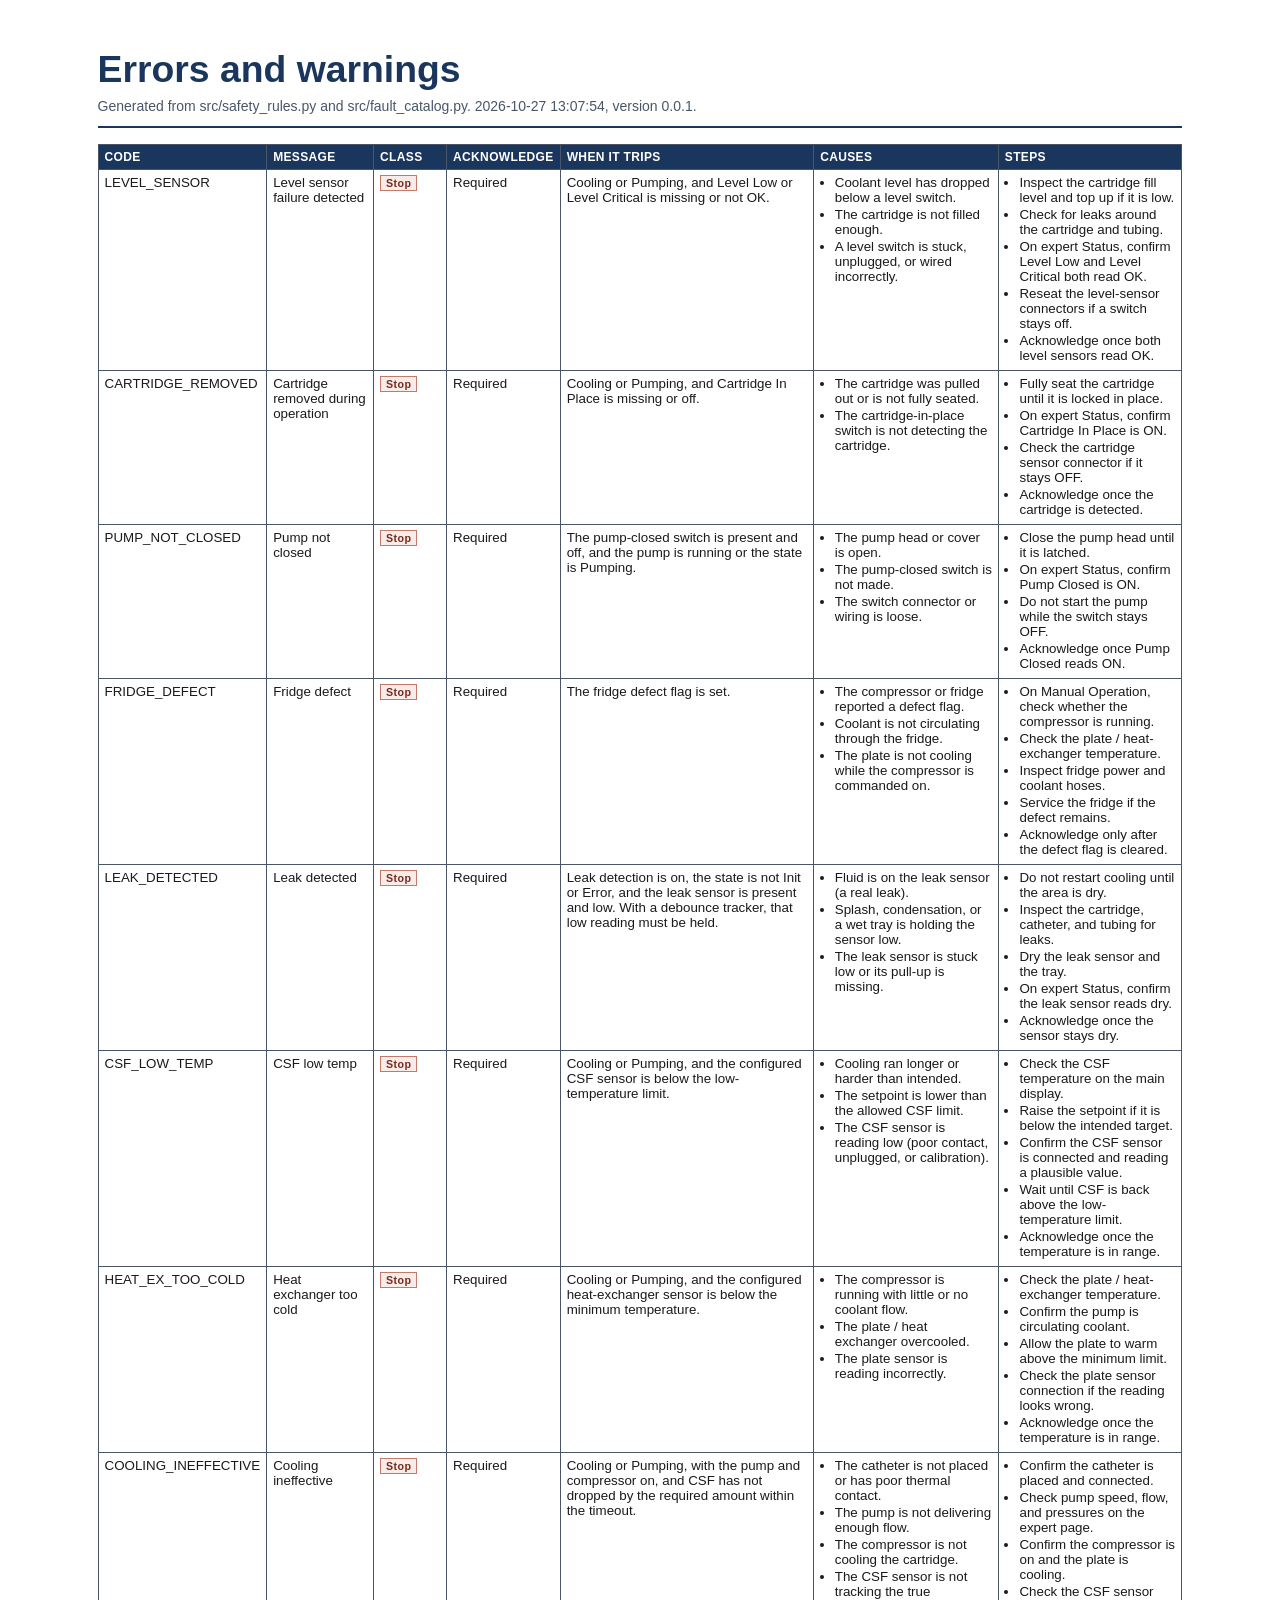
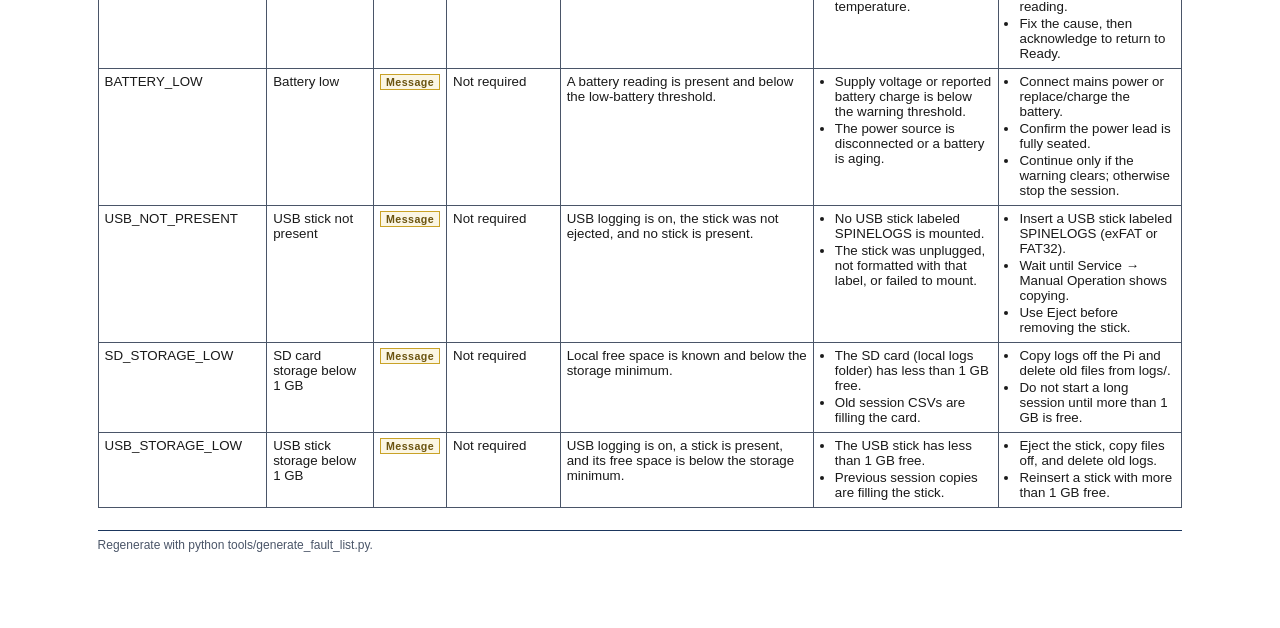
<file: docs/fault-list.html>
<html lang="en">
<head>
<meta charset="utf-8"/>
<title>Errors and warnings</title>
<link rel="stylesheet" href="docs.css"/>
<style>
.sheet { max-width: 12.5in; }
td ul { margin: 0; padding-left: 1.1em; }
td li { margin: 0 0 2px; }
</style>
</head>
<body>
<div class="sheet">
<header>
<h1>Errors and warnings</h1>
<p>Generated from src/safety_rules.py and src/fault_catalog.py. 2026-10-27 13:07:54, version 0.0.1.</p>
</header>
<table>
<thead>
<tr>
<th>Code</th>
<th>Message</th>
<th>Class</th>
<th>Acknowledge</th>
<th>When it trips</th>
<th>Causes</th>
<th>Steps</th>
</tr>
</thead>
<tbody>
<tr data-code="LEVEL_SENSOR" data-severity="stop" data-ack="true">
<td data-field="code">LEVEL_SENSOR</td>
<td data-field="message">Level sensor failure detected</td>
<td data-field="class"><span class="badge stop">Stop</span></td>
<td data-field="acknowledge">Required</td>
<td data-field="when">Cooling or Pumping, and Level Low or Level Critical is missing or not OK.</td>
<td><ul data-field="causes"><li>Coolant level has dropped below a level switch.</li><li>The cartridge is not filled enough.</li><li>A level switch is stuck, unplugged, or wired incorrectly.</li></ul></td>
<td><ul data-field="steps"><li>Inspect the cartridge fill level and top up if it is low.</li><li>Check for leaks around the cartridge and tubing.</li><li>On expert Status, confirm Level Low and Level Critical both read OK.</li><li>Reseat the level-sensor connectors if a switch stays off.</li><li>Acknowledge once both level sensors read OK.</li></ul></td>
</tr>
<tr data-code="CARTRIDGE_REMOVED" data-severity="stop" data-ack="true">
<td data-field="code">CARTRIDGE_REMOVED</td>
<td data-field="message">Cartridge removed during operation</td>
<td data-field="class"><span class="badge stop">Stop</span></td>
<td data-field="acknowledge">Required</td>
<td data-field="when">Cooling or Pumping, and Cartridge In Place is missing or off.</td>
<td><ul data-field="causes"><li>The cartridge was pulled out or is not fully seated.</li><li>The cartridge-in-place switch is not detecting the cartridge.</li></ul></td>
<td><ul data-field="steps"><li>Fully seat the cartridge until it is locked in place.</li><li>On expert Status, confirm Cartridge In Place is ON.</li><li>Check the cartridge sensor connector if it stays OFF.</li><li>Acknowledge once the cartridge is detected.</li></ul></td>
</tr>
<tr data-code="PUMP_NOT_CLOSED" data-severity="stop" data-ack="true">
<td data-field="code">PUMP_NOT_CLOSED</td>
<td data-field="message">Pump not closed</td>
<td data-field="class"><span class="badge stop">Stop</span></td>
<td data-field="acknowledge">Required</td>
<td data-field="when">The pump-closed switch is present and off, and the pump is running or the state is Pumping.</td>
<td><ul data-field="causes"><li>The pump head or cover is open.</li><li>The pump-closed switch is not made.</li><li>The switch connector or wiring is loose.</li></ul></td>
<td><ul data-field="steps"><li>Close the pump head until it is latched.</li><li>On expert Status, confirm Pump Closed is ON.</li><li>Do not start the pump while the switch stays OFF.</li><li>Acknowledge once Pump Closed reads ON.</li></ul></td>
</tr>
<tr data-code="FRIDGE_DEFECT" data-severity="stop" data-ack="true">
<td data-field="code">FRIDGE_DEFECT</td>
<td data-field="message">Fridge defect</td>
<td data-field="class"><span class="badge stop">Stop</span></td>
<td data-field="acknowledge">Required</td>
<td data-field="when">The fridge defect flag is set.</td>
<td><ul data-field="causes"><li>The compressor or fridge reported a defect flag.</li><li>Coolant is not circulating through the fridge.</li><li>The plate is not cooling while the compressor is commanded on.</li></ul></td>
<td><ul data-field="steps"><li>On Manual Operation, check whether the compressor is running.</li><li>Check the plate / heat-exchanger temperature.</li><li>Inspect fridge power and coolant hoses.</li><li>Service the fridge if the defect remains.</li><li>Acknowledge only after the defect flag is cleared.</li></ul></td>
</tr>
<tr data-code="LEAK_DETECTED" data-severity="stop" data-ack="true">
<td data-field="code">LEAK_DETECTED</td>
<td data-field="message">Leak detected</td>
<td data-field="class"><span class="badge stop">Stop</span></td>
<td data-field="acknowledge">Required</td>
<td data-field="when">Leak detection is on, the state is not Init or Error, and the leak sensor is present and low. With a debounce tracker, that low reading must be held.</td>
<td><ul data-field="causes"><li>Fluid is on the leak sensor (a real leak).</li><li>Splash, condensation, or a wet tray is holding the sensor low.</li><li>The leak sensor is stuck low or its pull-up is missing.</li></ul></td>
<td><ul data-field="steps"><li>Do not restart cooling until the area is dry.</li><li>Inspect the cartridge, catheter, and tubing for leaks.</li><li>Dry the leak sensor and the tray.</li><li>On expert Status, confirm the leak sensor reads dry.</li><li>Acknowledge once the sensor stays dry.</li></ul></td>
</tr>
<tr data-code="CSF_LOW_TEMP" data-severity="stop" data-ack="true">
<td data-field="code">CSF_LOW_TEMP</td>
<td data-field="message">CSF low temp</td>
<td data-field="class"><span class="badge stop">Stop</span></td>
<td data-field="acknowledge">Required</td>
<td data-field="when">Cooling or Pumping, and the configured CSF sensor is below the low-temperature limit.</td>
<td><ul data-field="causes"><li>Cooling ran longer or harder than intended.</li><li>The setpoint is lower than the allowed CSF limit.</li><li>The CSF sensor is reading low (poor contact, unplugged, or calibration).</li></ul></td>
<td><ul data-field="steps"><li>Check the CSF temperature on the main display.</li><li>Raise the setpoint if it is below the intended target.</li><li>Confirm the CSF sensor is connected and reading a plausible value.</li><li>Wait until CSF is back above the low-temperature limit.</li><li>Acknowledge once the temperature is in range.</li></ul></td>
</tr>
<tr data-code="HEAT_EX_TOO_COLD" data-severity="stop" data-ack="true">
<td data-field="code">HEAT_EX_TOO_COLD</td>
<td data-field="message">Heat exchanger too cold</td>
<td data-field="class"><span class="badge stop">Stop</span></td>
<td data-field="acknowledge">Required</td>
<td data-field="when">Cooling or Pumping, and the configured heat-exchanger sensor is below the minimum temperature.</td>
<td><ul data-field="causes"><li>The compressor is running with little or no coolant flow.</li><li>The plate / heat exchanger overcooled.</li><li>The plate sensor is reading incorrectly.</li></ul></td>
<td><ul data-field="steps"><li>Check the plate / heat-exchanger temperature.</li><li>Confirm the pump is circulating coolant.</li><li>Allow the plate to warm above the minimum limit.</li><li>Check the plate sensor connection if the reading looks wrong.</li><li>Acknowledge once the temperature is in range.</li></ul></td>
</tr>
<tr data-code="COOLING_INEFFECTIVE" data-severity="stop" data-ack="true">
<td data-field="code">COOLING_INEFFECTIVE</td>
<td data-field="message">Cooling ineffective</td>
<td data-field="class"><span class="badge stop">Stop</span></td>
<td data-field="acknowledge">Required</td>
<td data-field="when">Cooling or Pumping, with the pump and compressor on, and CSF has not dropped by the required amount within the timeout.</td>
<td><ul data-field="causes"><li>The catheter is not placed or has poor thermal contact.</li><li>The pump is not delivering enough flow.</li><li>The compressor is not cooling the cartridge.</li><li>The CSF sensor is not tracking the true temperature.</li></ul></td>
<td><ul data-field="steps"><li>Confirm the catheter is placed and connected.</li><li>Check pump speed, flow, and pressures on the expert page.</li><li>Confirm the compressor is on and the plate is cooling.</li><li>Check the CSF sensor reading.</li><li>Fix the cause, then acknowledge to return to Ready.</li></ul></td>
</tr>
<tr data-code="BATTERY_LOW" data-severity="message" data-ack="false">
<td data-field="code">BATTERY_LOW</td>
<td data-field="message">Battery low</td>
<td data-field="class"><span class="badge warn">Message</span></td>
<td data-field="acknowledge">Not required</td>
<td data-field="when">A battery reading is present and below the low-battery threshold.</td>
<td><ul data-field="causes"><li>Supply voltage or reported battery charge is below the warning threshold.</li><li>The power source is disconnected or a battery is aging.</li></ul></td>
<td><ul data-field="steps"><li>Connect mains power or replace/charge the battery.</li><li>Confirm the power lead is fully seated.</li><li>Continue only if the warning clears; otherwise stop the session.</li></ul></td>
</tr>
<tr data-code="USB_NOT_PRESENT" data-severity="message" data-ack="false">
<td data-field="code">USB_NOT_PRESENT</td>
<td data-field="message">USB stick not present</td>
<td data-field="class"><span class="badge warn">Message</span></td>
<td data-field="acknowledge">Not required</td>
<td data-field="when">USB logging is on, the stick was not ejected, and no stick is present.</td>
<td><ul data-field="causes"><li>No USB stick labeled SPINELOGS is mounted.</li><li>The stick was unplugged, not formatted with that label, or failed to mount.</li></ul></td>
<td><ul data-field="steps"><li>Insert a USB stick labeled SPINELOGS (exFAT or FAT32).</li><li>Wait until Service → Manual Operation shows copying.</li><li>Use Eject before removing the stick.</li></ul></td>
</tr>
<tr data-code="SD_STORAGE_LOW" data-severity="message" data-ack="false">
<td data-field="code">SD_STORAGE_LOW</td>
<td data-field="message">SD card storage below 1 GB</td>
<td data-field="class"><span class="badge warn">Message</span></td>
<td data-field="acknowledge">Not required</td>
<td data-field="when">Local free space is known and below the storage minimum.</td>
<td><ul data-field="causes"><li>The SD card (local logs folder) has less than 1 GB free.</li><li>Old session CSVs are filling the card.</li></ul></td>
<td><ul data-field="steps"><li>Copy logs off the Pi and delete old files from logs/.</li><li>Do not start a long session until more than 1 GB is free.</li></ul></td>
</tr>
<tr data-code="USB_STORAGE_LOW" data-severity="message" data-ack="false">
<td data-field="code">USB_STORAGE_LOW</td>
<td data-field="message">USB stick storage below 1 GB</td>
<td data-field="class"><span class="badge warn">Message</span></td>
<td data-field="acknowledge">Not required</td>
<td data-field="when">USB logging is on, a stick is present, and its free space is below the storage minimum.</td>
<td><ul data-field="causes"><li>The USB stick has less than 1 GB free.</li><li>Previous session copies are filling the stick.</li></ul></td>
<td><ul data-field="steps"><li>Eject the stick, copy files off, and delete old logs.</li><li>Reinsert a stick with more than 1 GB free.</li></ul></td>
</tr>
</tbody>
</table>
<p class="foot">Regenerate with python tools/generate_fault_list.py.</p>
</div>
</body>
</html>
</file>
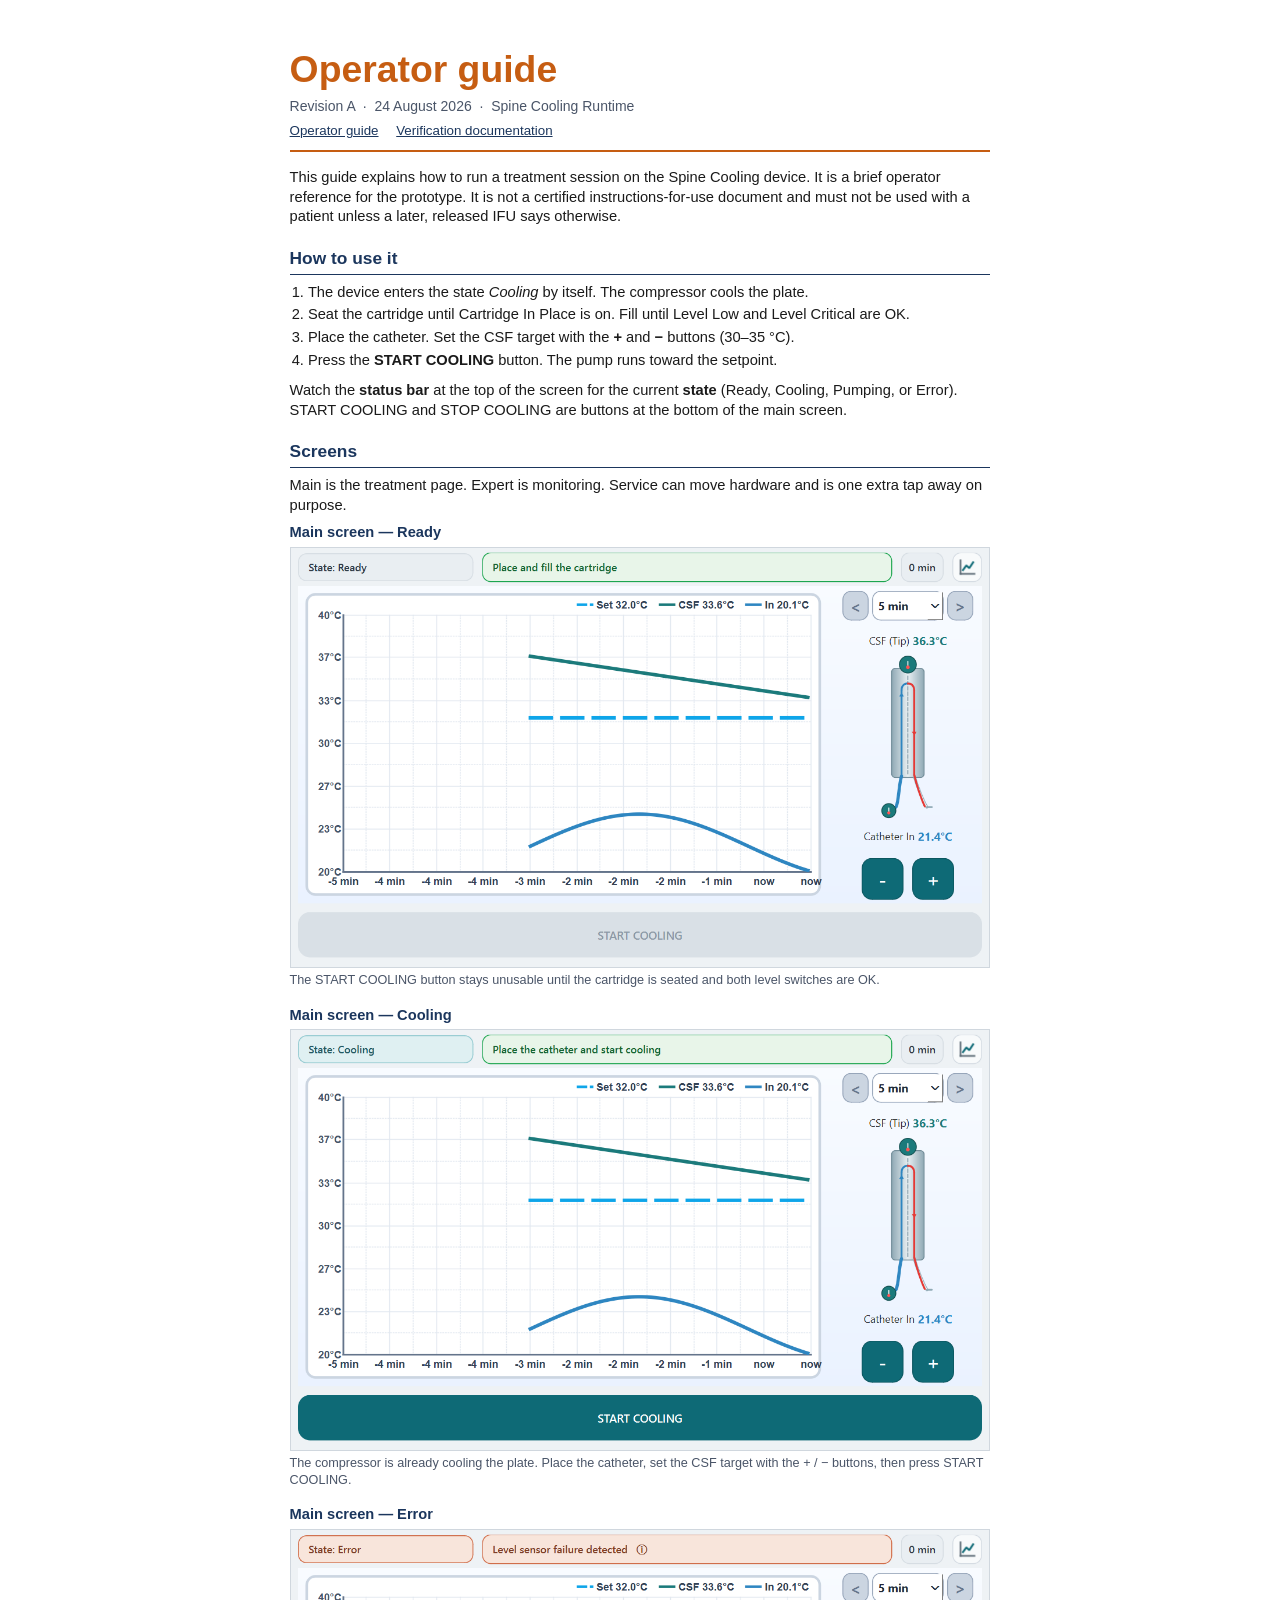
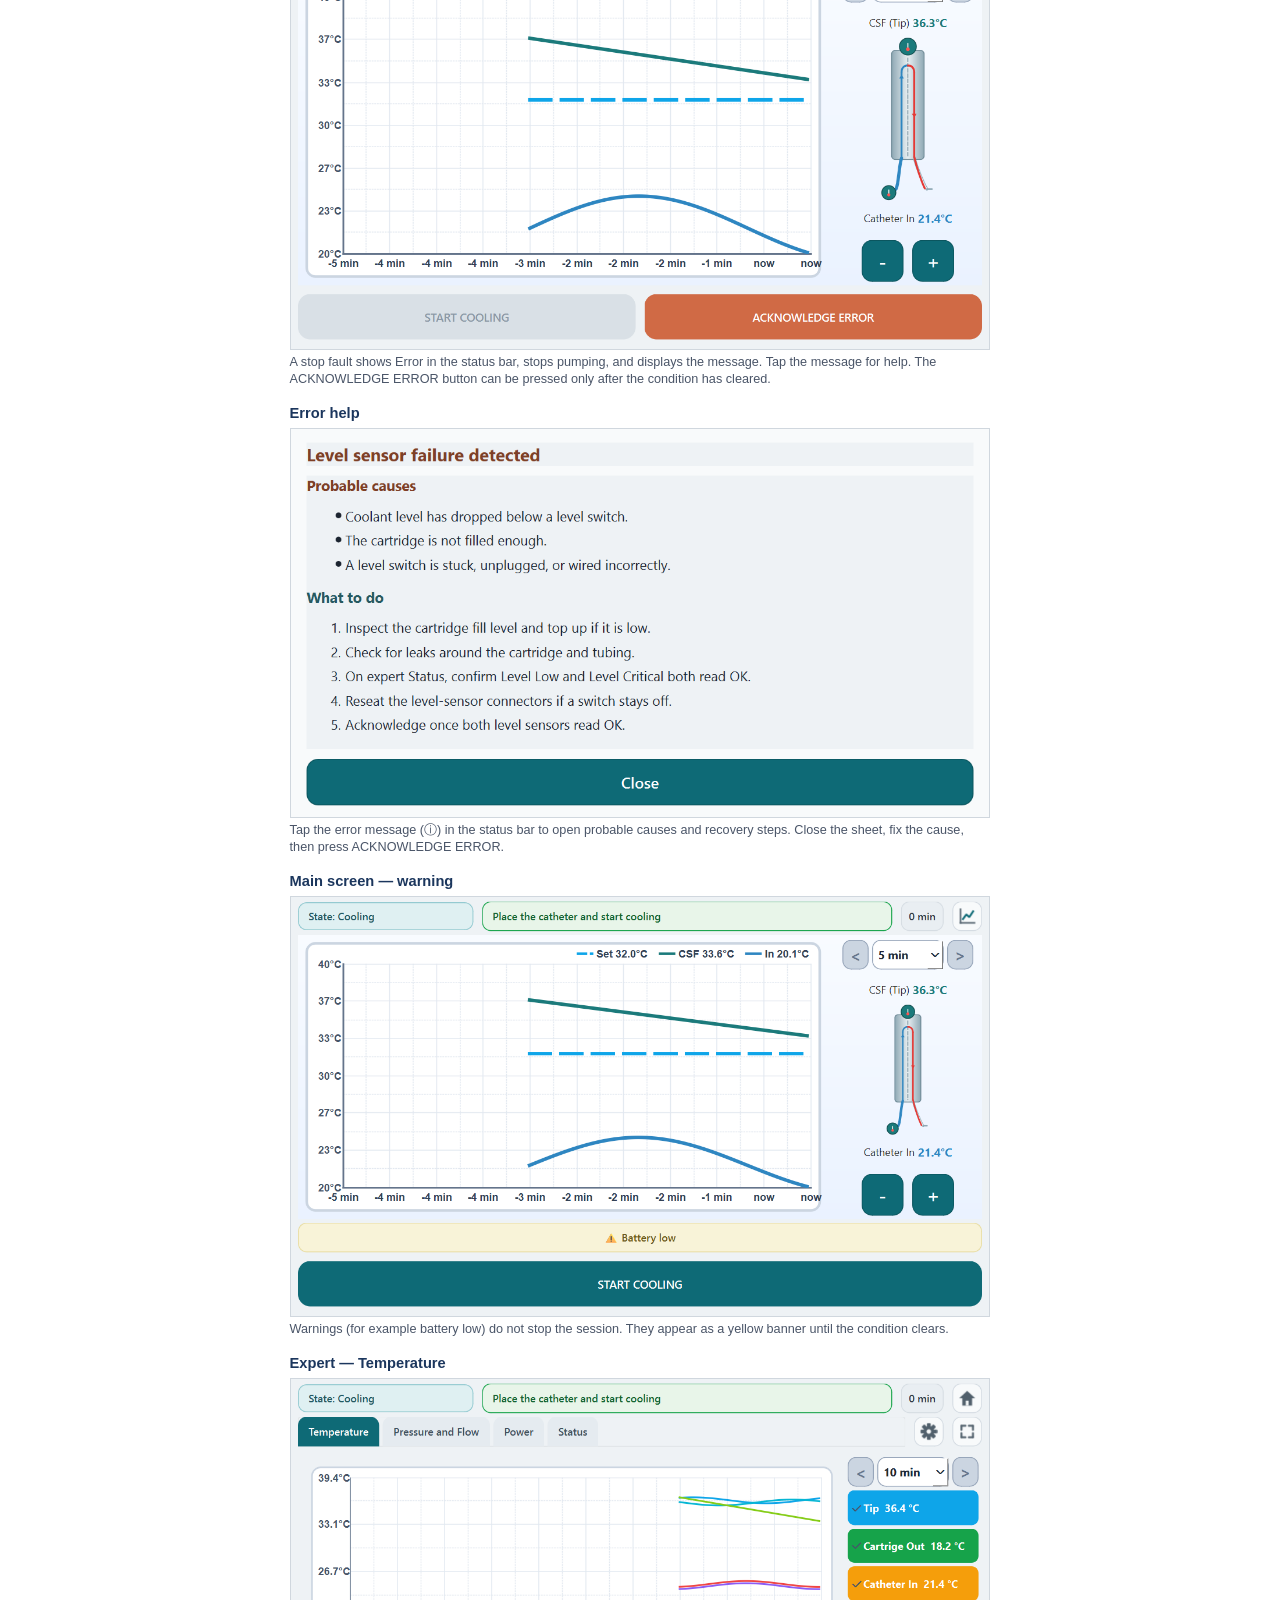
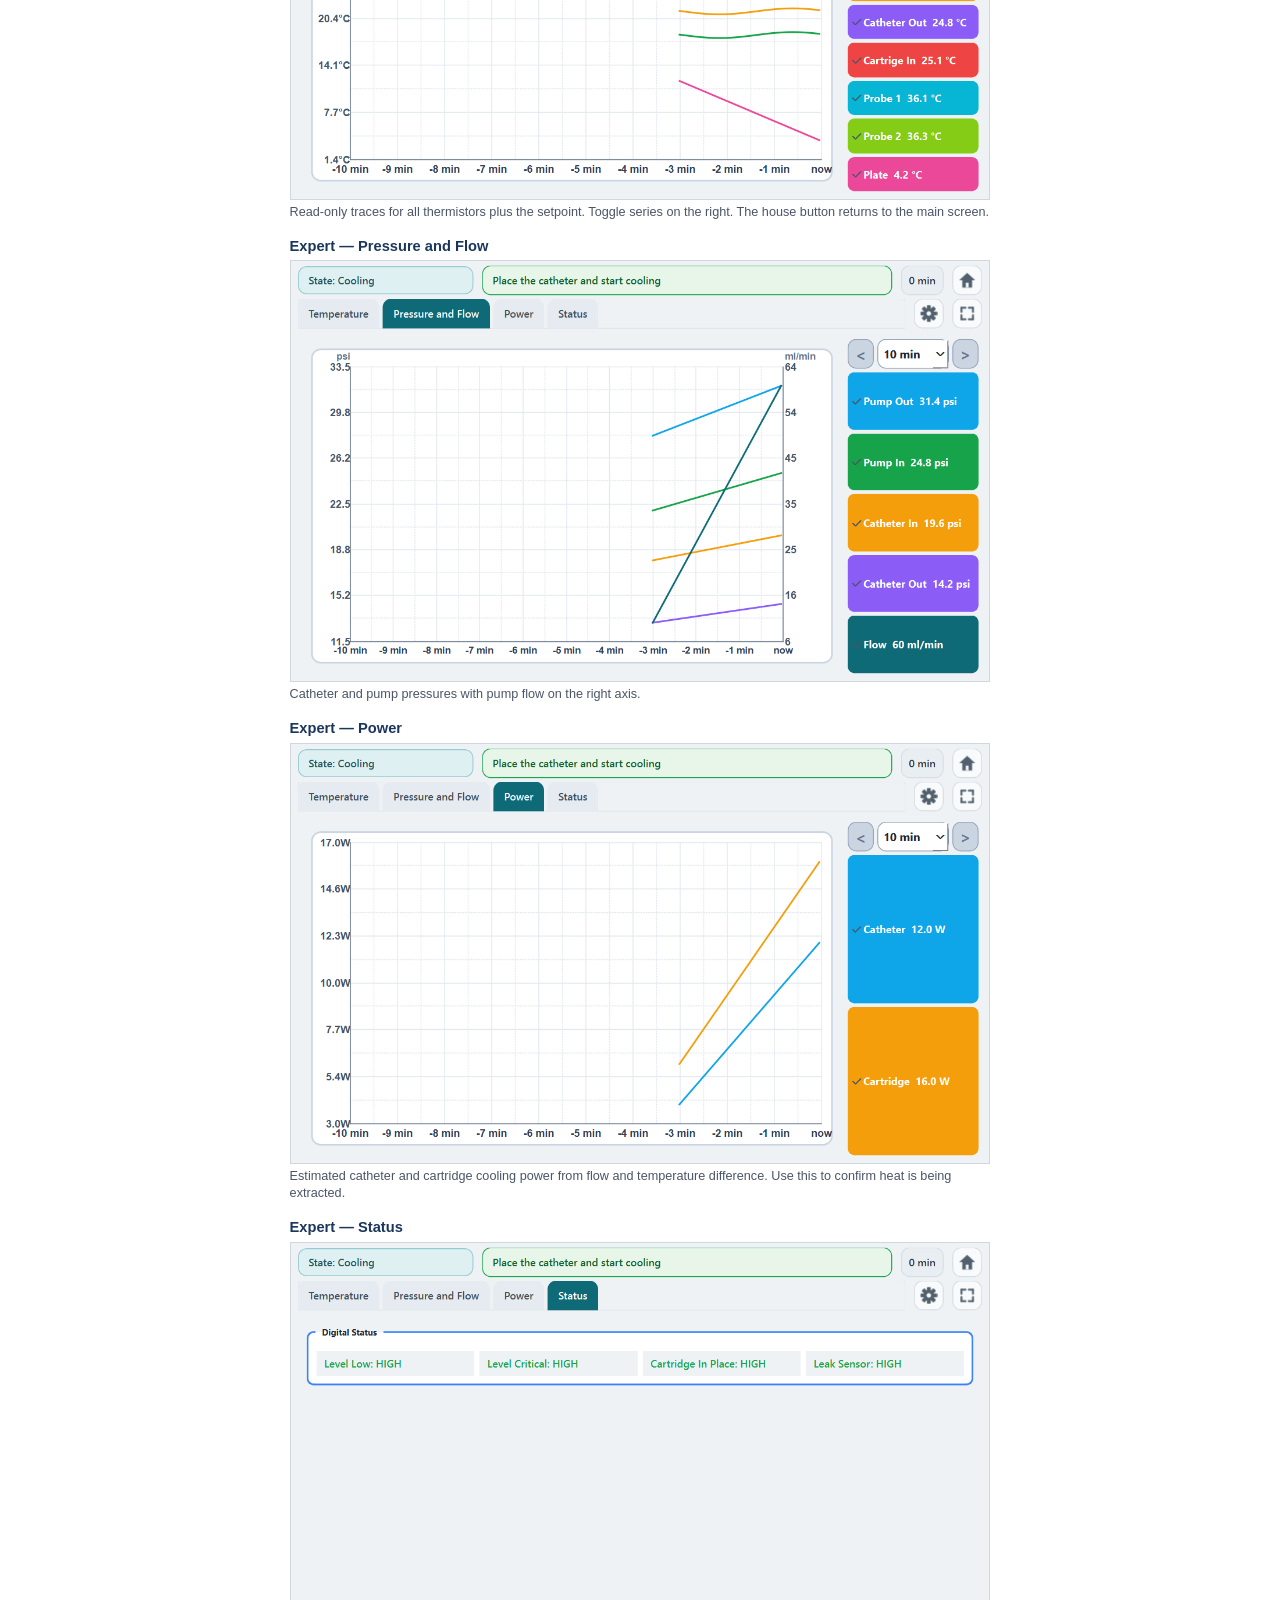
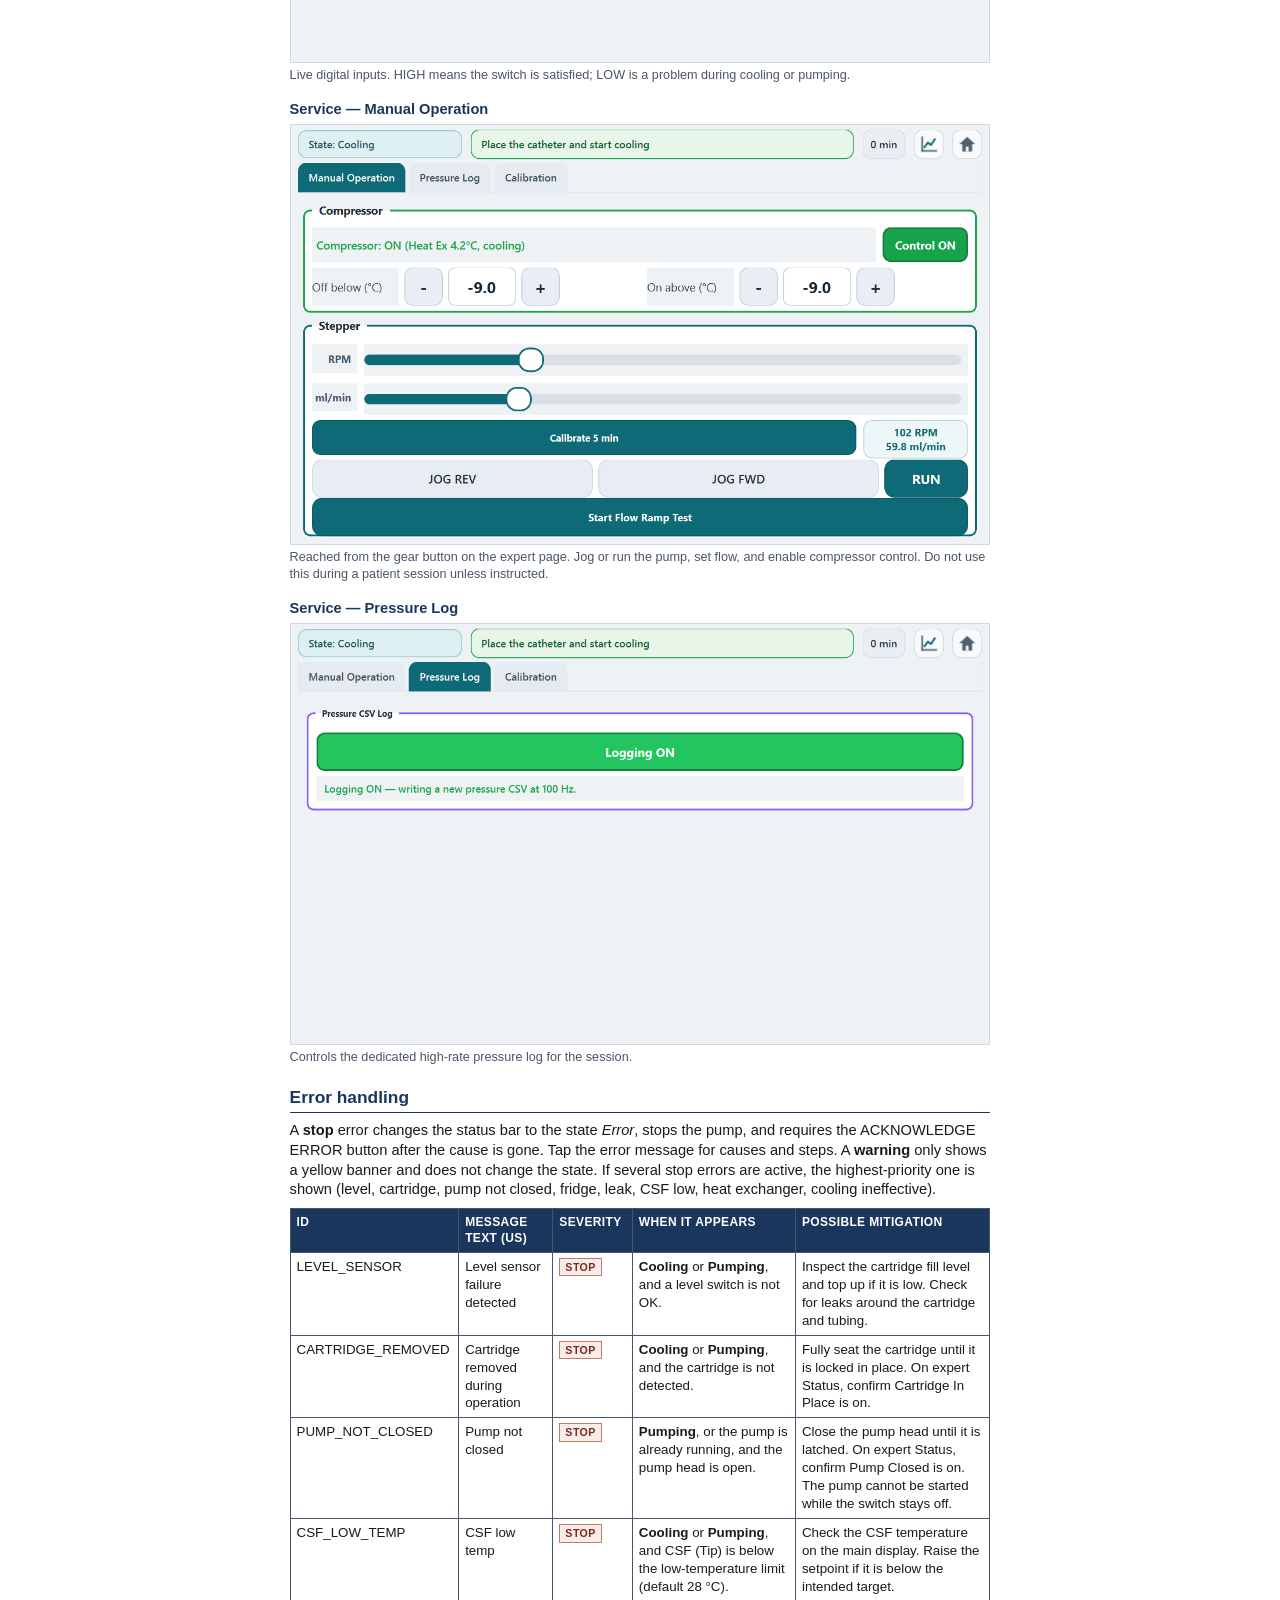
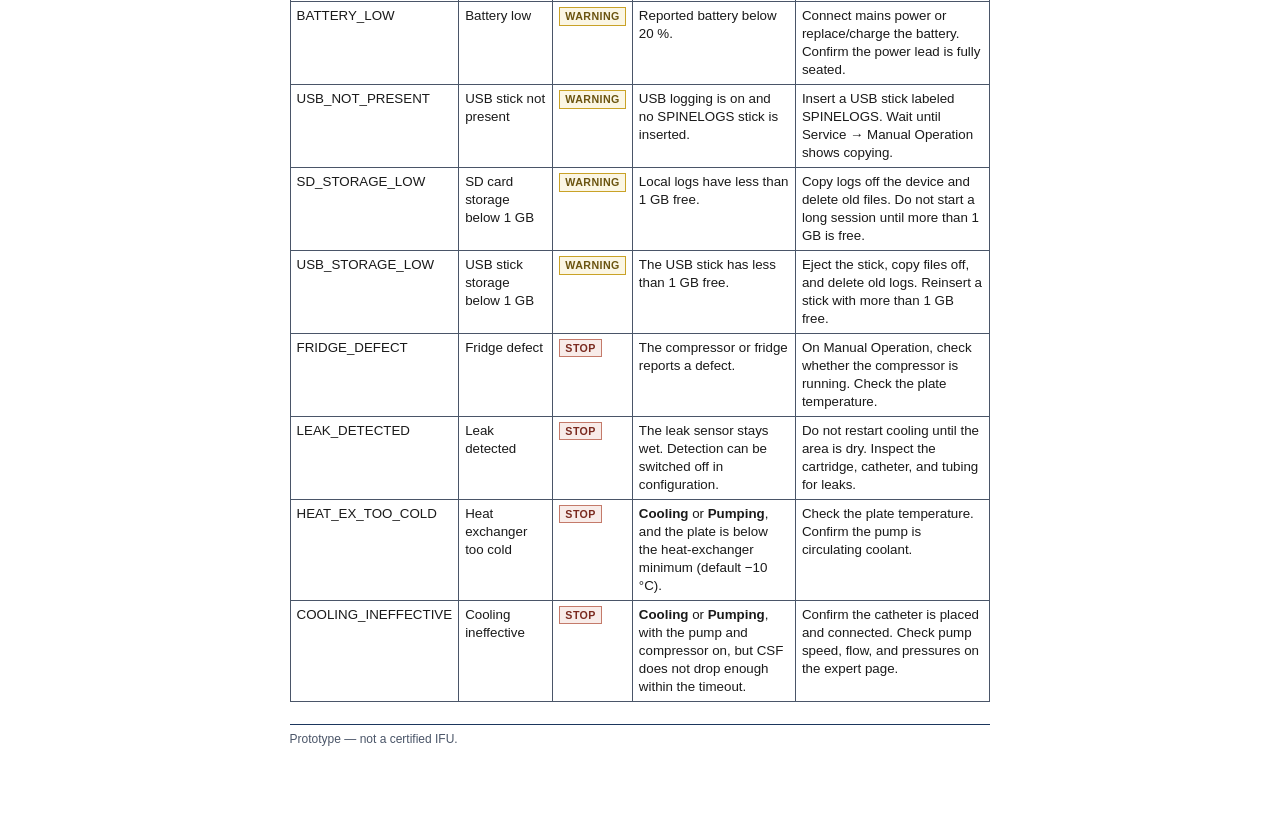
<file: docs/Spine_Cooling_Operator_Guide.html>
<!DOCTYPE html>
<html lang="en">
<head>
  <meta charset="utf-8" />
  <title>Operator guide — Spine Cooling Runtime</title>
  <link rel="stylesheet" href="docs.css" />
</head>
<body class="doc-operator">
<div class="sheet">

<header>
  <h1>Operator guide</h1>
  <p>Revision A &nbsp;·&nbsp; 24 August 2026 &nbsp;·&nbsp; Spine Cooling Runtime</p>
  <nav class="docs">
    <a href="Spine_Cooling_Operator_Guide.html">Operator guide</a>
    <a href="verification/Verification_Protocol.html">Verification documentation</a>
  </nav>
</header>

<p>
  This guide explains how to run a treatment session on the Spine Cooling device.
  It is a brief operator reference for the prototype. It is not a certified instructions-for-use
  document and must not be used with a patient unless a later, released IFU says otherwise.
</p>

<h2>How to use it</h2>
<ol>
  <li>The device enters the state <em>Cooling</em> by itself. The compressor cools the plate.</li>
  <li>Seat the cartridge until Cartridge In Place is on. Fill until Level Low and Level Critical are OK.</li>
  <li>Place the catheter. Set the CSF target with the <strong>+</strong> and <strong>−</strong> buttons (30–35 °C).</li>
  <li>Press the <strong>START COOLING</strong> button. The pump runs toward the setpoint.</li>
</ol>
<p>
  Watch the <strong>status bar</strong> at the top of the screen for the current <strong>state</strong>
  (Ready, Cooling, Pumping, or Error). START COOLING and STOP COOLING are buttons at the bottom of the
  main screen.
</p>

<h2>Screens</h2>
<p>
  Main is the treatment page. Expert is monitoring. Service can move hardware and is one extra tap
  away on purpose.
</p>

<figure>
  <p class="shot-title">Main screen — Ready</p>
  <img src="screenshots/01_main_ready.png" alt="Main screen in the Ready state. START COOLING cannot be pressed." />
  <figcaption>The START COOLING button stays unusable until the cartridge is seated and both level switches are OK.</figcaption>
</figure>

<figure>
  <p class="shot-title">Main screen — Cooling</p>
  <img src="screenshots/02_main_cooling.png" alt="Main screen in the Cooling state. START COOLING can be pressed." />
  <figcaption>The compressor is already cooling the plate. Place the catheter, set the CSF target with the + / − buttons, then press START COOLING.</figcaption>
</figure>

<figure>
  <p class="shot-title">Main screen — Error</p>
  <img src="screenshots/03_main_error.png" alt="Main screen in the Error state with ACKNOWLEDGE ERROR button." />
  <figcaption>A stop fault shows Error in the status bar, stops pumping, and displays the message. Tap the message for help. The ACKNOWLEDGE ERROR button can be pressed only after the condition has cleared.</figcaption>
</figure>

<figure>
  <p class="shot-title">Error help</p>
  <img src="screenshots/04_error_help.png" alt="Help window listing probable causes and recovery steps." />
  <figcaption>Tap the error message (ⓘ) in the status bar to open probable causes and recovery steps. Close the sheet, fix the cause, then press ACKNOWLEDGE ERROR.</figcaption>
</figure>

<figure>
  <p class="shot-title">Main screen — warning</p>
  <img src="screenshots/05_main_warning.png" alt="Main screen in Cooling with a Battery low warning banner." />
  <figcaption>Warnings (for example battery low) do not stop the session. They appear as a yellow banner until the condition clears.</figcaption>
</figure>

<figure>
  <p class="shot-title">Expert — Temperature</p>
  <img src="screenshots/06_expert_temperature.png" alt="Expert Temperature tab with thermistor traces." />
  <figcaption>Read-only traces for all thermistors plus the setpoint. Toggle series on the right. The house button returns to the main screen.</figcaption>
</figure>

<figure>
  <p class="shot-title">Expert — Pressure and Flow</p>
  <img src="screenshots/07_expert_pressure.png" alt="Expert Pressure and Flow tab." />
  <figcaption>Catheter and pump pressures with pump flow on the right axis.</figcaption>
</figure>

<figure>
  <p class="shot-title">Expert — Power</p>
  <img src="screenshots/08_expert_power.png" alt="Expert Power tab showing catheter and cartridge watts." />
  <figcaption>Estimated catheter and cartridge cooling power from flow and temperature difference. Use this to confirm heat is being extracted.</figcaption>
</figure>

<figure>
  <p class="shot-title">Expert — Status</p>
  <img src="screenshots/09_expert_status.png" alt="Expert Status tab with digital inputs all HIGH." />
  <figcaption>Live digital inputs. HIGH means the switch is satisfied; LOW is a problem during cooling or pumping.</figcaption>
</figure>

<figure>
  <p class="shot-title">Service — Manual Operation</p>
  <img src="screenshots/10_service_manual.png" alt="Service Manual Operation tab with compressor and pump controls." />
  <figcaption>Reached from the gear button on the expert page. Jog or run the pump, set flow, and enable compressor control. Do not use this during a patient session unless instructed.</figcaption>
</figure>

<figure>
  <p class="shot-title">Service — Pressure Log</p>
  <img src="screenshots/11_service_pressure_log.png" alt="Service Pressure Log tab showing logging on." />
  <figcaption>Controls the dedicated high-rate pressure log for the session.</figcaption>
</figure>

<h2>Error handling</h2>
<p>
  A <strong>stop</strong> error changes the status bar to the state <em>Error</em>, stops the pump,
  and requires the ACKNOWLEDGE ERROR button after the cause is gone. Tap the error message for
  causes and steps. A <strong>warning</strong> only shows a yellow banner and does not change the
  state. If several stop errors are active, the highest-priority one is shown (level, cartridge,
  pump not closed, fridge, leak, CSF low, heat exchanger, cooling ineffective).
</p>

<table>
  <thead>
    <tr>
      <th>ID</th>
      <th>Message Text (US)</th>
      <th>Severity</th>
      <th>When it appears</th>
      <th>Possible mitigation</th>
    </tr>
  </thead>
  <tbody>
    <tr>
      <td>LEVEL_SENSOR</td>
      <td>Level sensor failure detected</td>
      <td><span class="badge stop">STOP</span></td>
      <td><strong>Cooling</strong> or <strong>Pumping</strong>, and a level switch is not OK.</td>
      <td>Inspect the cartridge fill level and top up if it is low. Check for leaks around the cartridge and tubing.</td>
    </tr>
    <tr>
      <td>CARTRIDGE_REMOVED</td>
      <td>Cartridge removed during operation</td>
      <td><span class="badge stop">STOP</span></td>
      <td><strong>Cooling</strong> or <strong>Pumping</strong>, and the cartridge is not detected.</td>
      <td>Fully seat the cartridge until it is locked in place. On expert Status, confirm Cartridge In Place is on.</td>
    </tr>
    <tr>
      <td>PUMP_NOT_CLOSED</td>
      <td>Pump not closed</td>
      <td><span class="badge stop">STOP</span></td>
      <td><strong>Pumping</strong>, or the pump is already running, and the pump head is open.</td>
      <td>Close the pump head until it is latched. On expert Status, confirm Pump Closed is on. The pump cannot be started while the switch stays off.</td>
    </tr>
    <tr>
      <td>CSF_LOW_TEMP</td>
      <td>CSF low temp</td>
      <td><span class="badge stop">STOP</span></td>
      <td><strong>Cooling</strong> or <strong>Pumping</strong>, and CSF (Tip) is below the low-temperature limit (default 28 °C).</td>
      <td>Check the CSF temperature on the main display. Raise the setpoint if it is below the intended target.</td>
    </tr>
    <tr>
      <td>BATTERY_LOW</td>
      <td>Battery low</td>
      <td><span class="badge warn">WARNING</span></td>
      <td>Reported battery below 20 %.</td>
      <td>Connect mains power or replace/charge the battery. Confirm the power lead is fully seated.</td>
    </tr>
    <tr>
      <td>USB_NOT_PRESENT</td>
      <td>USB stick not present</td>
      <td><span class="badge warn">WARNING</span></td>
      <td>USB logging is on and no SPINELOGS stick is inserted.</td>
      <td>Insert a USB stick labeled SPINELOGS. Wait until Service → Manual Operation shows copying.</td>
    </tr>
    <tr>
      <td>SD_STORAGE_LOW</td>
      <td>SD card storage below 1 GB</td>
      <td><span class="badge warn">WARNING</span></td>
      <td>Local logs have less than 1 GB free.</td>
      <td>Copy logs off the device and delete old files. Do not start a long session until more than 1 GB is free.</td>
    </tr>
    <tr>
      <td>USB_STORAGE_LOW</td>
      <td>USB stick storage below 1 GB</td>
      <td><span class="badge warn">WARNING</span></td>
      <td>The USB stick has less than 1 GB free.</td>
      <td>Eject the stick, copy files off, and delete old logs. Reinsert a stick with more than 1 GB free.</td>
    </tr>
    <tr>
      <td>FRIDGE_DEFECT</td>
      <td>Fridge defect</td>
      <td><span class="badge stop">STOP</span></td>
      <td>The compressor or fridge reports a defect.</td>
      <td>On Manual Operation, check whether the compressor is running. Check the plate temperature.</td>
    </tr>
    <tr>
      <td>LEAK_DETECTED</td>
      <td>Leak detected</td>
      <td><span class="badge stop">STOP</span></td>
      <td>The leak sensor stays wet. Detection can be switched off in configuration.</td>
      <td>Do not restart cooling until the area is dry. Inspect the cartridge, catheter, and tubing for leaks.</td>
    </tr>
    <tr>
      <td>HEAT_EX_TOO_COLD</td>
      <td>Heat exchanger too cold</td>
      <td><span class="badge stop">STOP</span></td>
      <td><strong>Cooling</strong> or <strong>Pumping</strong>, and the plate is below the heat-exchanger minimum (default −10 °C).</td>
      <td>Check the plate temperature. Confirm the pump is circulating coolant.</td>
    </tr>
    <tr>
      <td>COOLING_INEFFECTIVE</td>
      <td>Cooling ineffective</td>
      <td><span class="badge stop">STOP</span></td>
      <td><strong>Cooling</strong> or <strong>Pumping</strong>, with the pump and compressor on, but CSF does not drop enough within the timeout.</td>
      <td>Confirm the catheter is placed and connected. Check pump speed, flow, and pressures on the expert page.</td>
    </tr>
  </tbody>
</table>

<p class="foot">Prototype — not a certified IFU.</p>

</div>
</body>
</html>
</file>
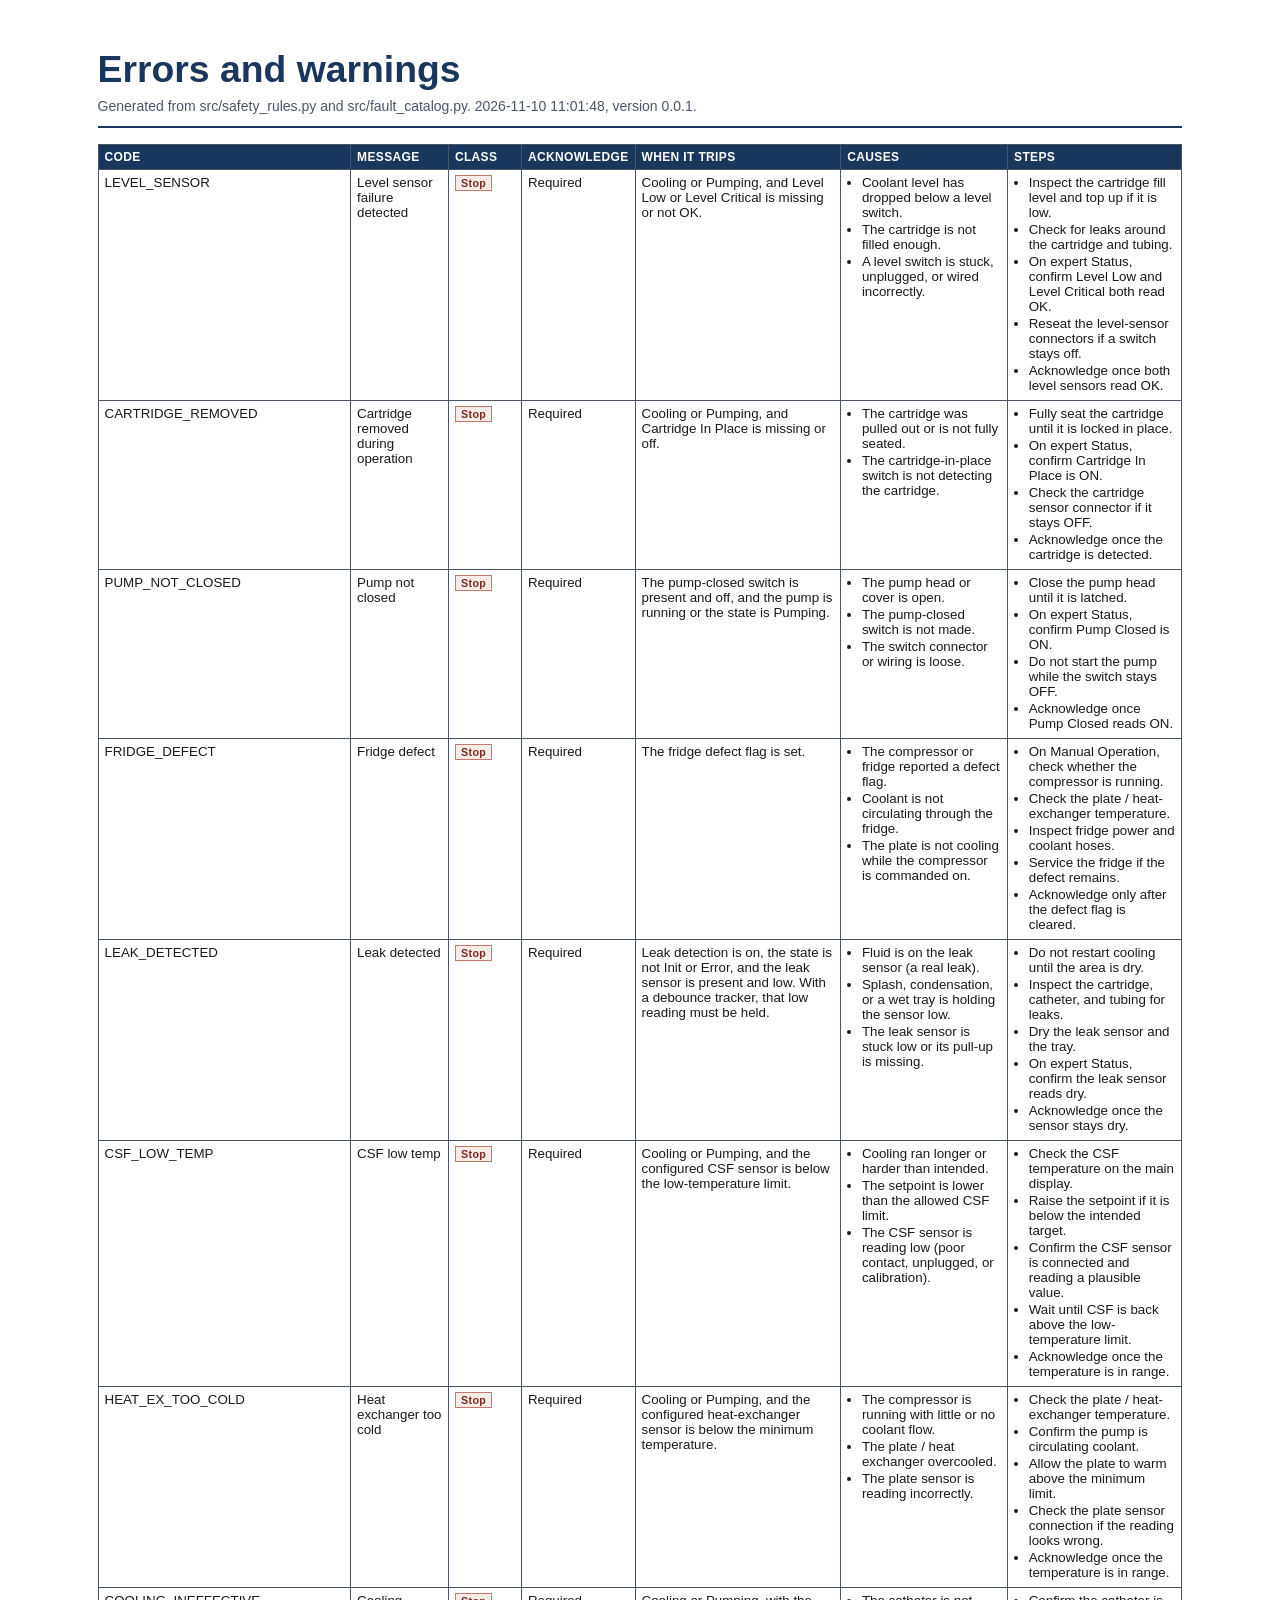
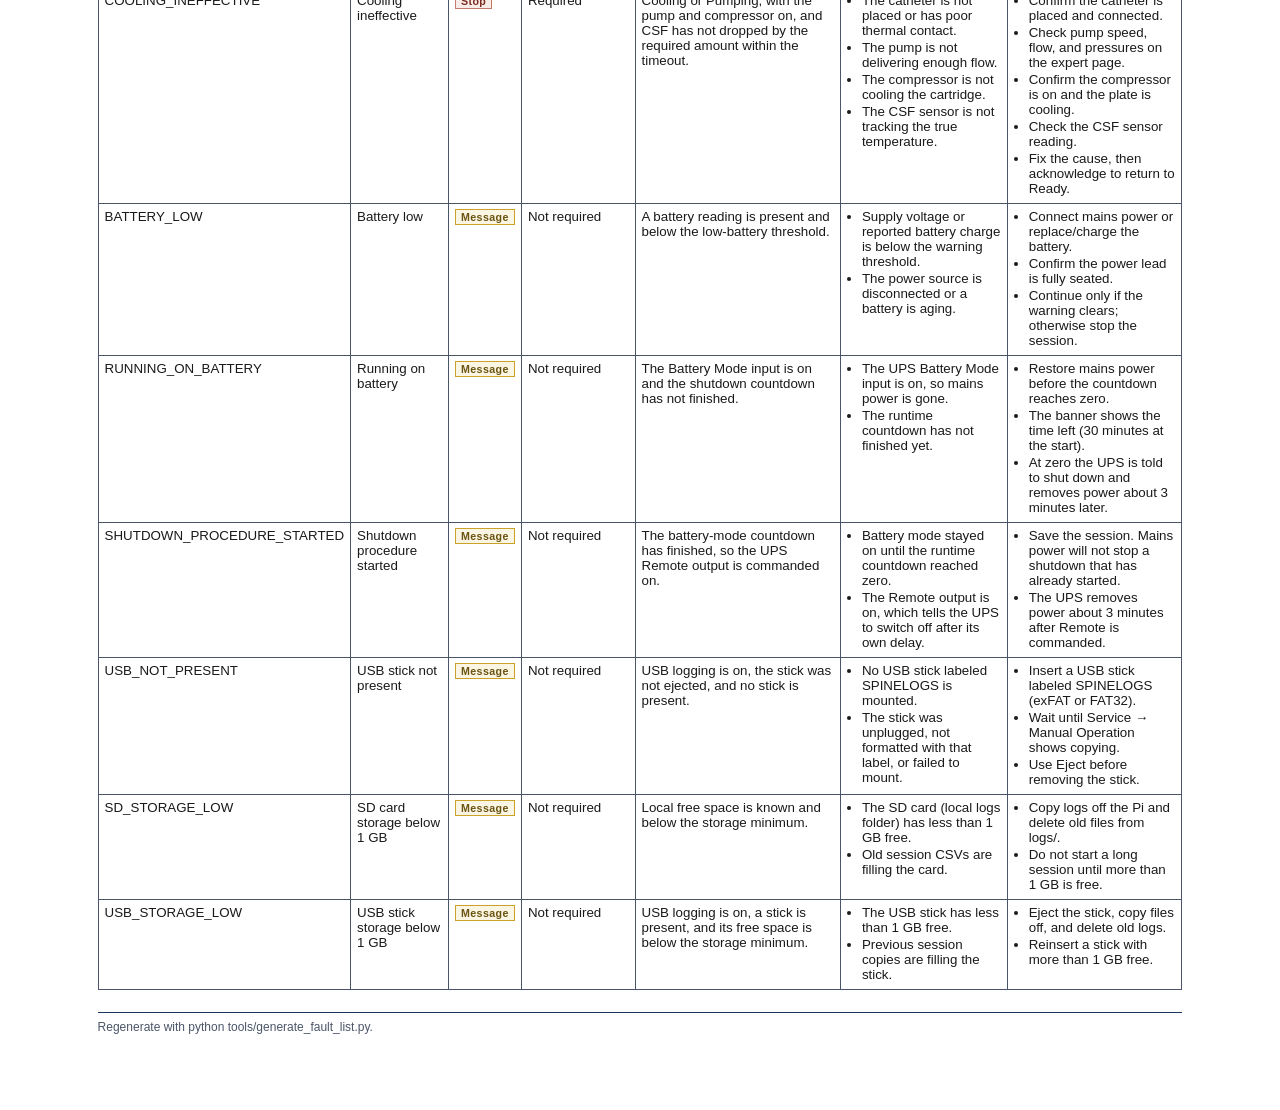
<file: documentation/fault-list.html>
<html lang="en">
<head>
<meta charset="utf-8"/>
<title>Errors and warnings</title>
<link rel="stylesheet" href="docs.css"/>
<style>
.sheet { max-width: 12.5in; }
td ul { margin: 0; padding-left: 1.1em; }
td li { margin: 0 0 2px; }
</style>
</head>
<body>
<div class="sheet">
<header>
<h1>Errors and warnings</h1>
<p>Generated from src/safety_rules.py and src/fault_catalog.py. 2026-11-10 11:01:48, version 0.0.1.</p>
</header>
<table>
<thead>
<tr>
<th>Code</th>
<th>Message</th>
<th>Class</th>
<th>Acknowledge</th>
<th>When it trips</th>
<th>Causes</th>
<th>Steps</th>
</tr>
</thead>
<tbody>
<tr data-code="LEVEL_SENSOR" data-severity="stop" data-ack="true">
<td data-field="code">LEVEL_SENSOR</td>
<td data-field="message">Level sensor failure detected</td>
<td data-field="class"><span class="badge stop">Stop</span></td>
<td data-field="acknowledge">Required</td>
<td data-field="when">Cooling or Pumping, and Level Low or Level Critical is missing or not OK.</td>
<td><ul data-field="causes"><li>Coolant level has dropped below a level switch.</li><li>The cartridge is not filled enough.</li><li>A level switch is stuck, unplugged, or wired incorrectly.</li></ul></td>
<td><ul data-field="steps"><li>Inspect the cartridge fill level and top up if it is low.</li><li>Check for leaks around the cartridge and tubing.</li><li>On expert Status, confirm Level Low and Level Critical both read OK.</li><li>Reseat the level-sensor connectors if a switch stays off.</li><li>Acknowledge once both level sensors read OK.</li></ul></td>
</tr>
<tr data-code="CARTRIDGE_REMOVED" data-severity="stop" data-ack="true">
<td data-field="code">CARTRIDGE_REMOVED</td>
<td data-field="message">Cartridge removed during operation</td>
<td data-field="class"><span class="badge stop">Stop</span></td>
<td data-field="acknowledge">Required</td>
<td data-field="when">Cooling or Pumping, and Cartridge In Place is missing or off.</td>
<td><ul data-field="causes"><li>The cartridge was pulled out or is not fully seated.</li><li>The cartridge-in-place switch is not detecting the cartridge.</li></ul></td>
<td><ul data-field="steps"><li>Fully seat the cartridge until it is locked in place.</li><li>On expert Status, confirm Cartridge In Place is ON.</li><li>Check the cartridge sensor connector if it stays OFF.</li><li>Acknowledge once the cartridge is detected.</li></ul></td>
</tr>
<tr data-code="PUMP_NOT_CLOSED" data-severity="stop" data-ack="true">
<td data-field="code">PUMP_NOT_CLOSED</td>
<td data-field="message">Pump not closed</td>
<td data-field="class"><span class="badge stop">Stop</span></td>
<td data-field="acknowledge">Required</td>
<td data-field="when">The pump-closed switch is present and off, and the pump is running or the state is Pumping.</td>
<td><ul data-field="causes"><li>The pump head or cover is open.</li><li>The pump-closed switch is not made.</li><li>The switch connector or wiring is loose.</li></ul></td>
<td><ul data-field="steps"><li>Close the pump head until it is latched.</li><li>On expert Status, confirm Pump Closed is ON.</li><li>Do not start the pump while the switch stays OFF.</li><li>Acknowledge once Pump Closed reads ON.</li></ul></td>
</tr>
<tr data-code="FRIDGE_DEFECT" data-severity="stop" data-ack="true">
<td data-field="code">FRIDGE_DEFECT</td>
<td data-field="message">Fridge defect</td>
<td data-field="class"><span class="badge stop">Stop</span></td>
<td data-field="acknowledge">Required</td>
<td data-field="when">The fridge defect flag is set.</td>
<td><ul data-field="causes"><li>The compressor or fridge reported a defect flag.</li><li>Coolant is not circulating through the fridge.</li><li>The plate is not cooling while the compressor is commanded on.</li></ul></td>
<td><ul data-field="steps"><li>On Manual Operation, check whether the compressor is running.</li><li>Check the plate / heat-exchanger temperature.</li><li>Inspect fridge power and coolant hoses.</li><li>Service the fridge if the defect remains.</li><li>Acknowledge only after the defect flag is cleared.</li></ul></td>
</tr>
<tr data-code="LEAK_DETECTED" data-severity="stop" data-ack="true">
<td data-field="code">LEAK_DETECTED</td>
<td data-field="message">Leak detected</td>
<td data-field="class"><span class="badge stop">Stop</span></td>
<td data-field="acknowledge">Required</td>
<td data-field="when">Leak detection is on, the state is not Init or Error, and the leak sensor is present and low. With a debounce tracker, that low reading must be held.</td>
<td><ul data-field="causes"><li>Fluid is on the leak sensor (a real leak).</li><li>Splash, condensation, or a wet tray is holding the sensor low.</li><li>The leak sensor is stuck low or its pull-up is missing.</li></ul></td>
<td><ul data-field="steps"><li>Do not restart cooling until the area is dry.</li><li>Inspect the cartridge, catheter, and tubing for leaks.</li><li>Dry the leak sensor and the tray.</li><li>On expert Status, confirm the leak sensor reads dry.</li><li>Acknowledge once the sensor stays dry.</li></ul></td>
</tr>
<tr data-code="CSF_LOW_TEMP" data-severity="stop" data-ack="true">
<td data-field="code">CSF_LOW_TEMP</td>
<td data-field="message">CSF low temp</td>
<td data-field="class"><span class="badge stop">Stop</span></td>
<td data-field="acknowledge">Required</td>
<td data-field="when">Cooling or Pumping, and the configured CSF sensor is below the low-temperature limit.</td>
<td><ul data-field="causes"><li>Cooling ran longer or harder than intended.</li><li>The setpoint is lower than the allowed CSF limit.</li><li>The CSF sensor is reading low (poor contact, unplugged, or calibration).</li></ul></td>
<td><ul data-field="steps"><li>Check the CSF temperature on the main display.</li><li>Raise the setpoint if it is below the intended target.</li><li>Confirm the CSF sensor is connected and reading a plausible value.</li><li>Wait until CSF is back above the low-temperature limit.</li><li>Acknowledge once the temperature is in range.</li></ul></td>
</tr>
<tr data-code="HEAT_EX_TOO_COLD" data-severity="stop" data-ack="true">
<td data-field="code">HEAT_EX_TOO_COLD</td>
<td data-field="message">Heat exchanger too cold</td>
<td data-field="class"><span class="badge stop">Stop</span></td>
<td data-field="acknowledge">Required</td>
<td data-field="when">Cooling or Pumping, and the configured heat-exchanger sensor is below the minimum temperature.</td>
<td><ul data-field="causes"><li>The compressor is running with little or no coolant flow.</li><li>The plate / heat exchanger overcooled.</li><li>The plate sensor is reading incorrectly.</li></ul></td>
<td><ul data-field="steps"><li>Check the plate / heat-exchanger temperature.</li><li>Confirm the pump is circulating coolant.</li><li>Allow the plate to warm above the minimum limit.</li><li>Check the plate sensor connection if the reading looks wrong.</li><li>Acknowledge once the temperature is in range.</li></ul></td>
</tr>
<tr data-code="COOLING_INEFFECTIVE" data-severity="stop" data-ack="true">
<td data-field="code">COOLING_INEFFECTIVE</td>
<td data-field="message">Cooling ineffective</td>
<td data-field="class"><span class="badge stop">Stop</span></td>
<td data-field="acknowledge">Required</td>
<td data-field="when">Cooling or Pumping, with the pump and compressor on, and CSF has not dropped by the required amount within the timeout.</td>
<td><ul data-field="causes"><li>The catheter is not placed or has poor thermal contact.</li><li>The pump is not delivering enough flow.</li><li>The compressor is not cooling the cartridge.</li><li>The CSF sensor is not tracking the true temperature.</li></ul></td>
<td><ul data-field="steps"><li>Confirm the catheter is placed and connected.</li><li>Check pump speed, flow, and pressures on the expert page.</li><li>Confirm the compressor is on and the plate is cooling.</li><li>Check the CSF sensor reading.</li><li>Fix the cause, then acknowledge to return to Ready.</li></ul></td>
</tr>
<tr data-code="BATTERY_LOW" data-severity="message" data-ack="false">
<td data-field="code">BATTERY_LOW</td>
<td data-field="message">Battery low</td>
<td data-field="class"><span class="badge warn">Message</span></td>
<td data-field="acknowledge">Not required</td>
<td data-field="when">A battery reading is present and below the low-battery threshold.</td>
<td><ul data-field="causes"><li>Supply voltage or reported battery charge is below the warning threshold.</li><li>The power source is disconnected or a battery is aging.</li></ul></td>
<td><ul data-field="steps"><li>Connect mains power or replace/charge the battery.</li><li>Confirm the power lead is fully seated.</li><li>Continue only if the warning clears; otherwise stop the session.</li></ul></td>
</tr>
<tr data-code="RUNNING_ON_BATTERY" data-severity="message" data-ack="false">
<td data-field="code">RUNNING_ON_BATTERY</td>
<td data-field="message">Running on battery</td>
<td data-field="class"><span class="badge warn">Message</span></td>
<td data-field="acknowledge">Not required</td>
<td data-field="when">The Battery Mode input is on and the shutdown countdown has not finished.</td>
<td><ul data-field="causes"><li>The UPS Battery Mode input is on, so mains power is gone.</li><li>The runtime countdown has not finished yet.</li></ul></td>
<td><ul data-field="steps"><li>Restore mains power before the countdown reaches zero.</li><li>The banner shows the time left (30 minutes at the start).</li><li>At zero the UPS is told to shut down and removes power about 3 minutes later.</li></ul></td>
</tr>
<tr data-code="SHUTDOWN_PROCEDURE_STARTED" data-severity="message" data-ack="false">
<td data-field="code">SHUTDOWN_PROCEDURE_STARTED</td>
<td data-field="message">Shutdown procedure started</td>
<td data-field="class"><span class="badge warn">Message</span></td>
<td data-field="acknowledge">Not required</td>
<td data-field="when">The battery-mode countdown has finished, so the UPS Remote output is commanded on.</td>
<td><ul data-field="causes"><li>Battery mode stayed on until the runtime countdown reached zero.</li><li>The Remote output is on, which tells the UPS to switch off after its own delay.</li></ul></td>
<td><ul data-field="steps"><li>Save the session. Mains power will not stop a shutdown that has already started.</li><li>The UPS removes power about 3 minutes after Remote is commanded.</li></ul></td>
</tr>
<tr data-code="USB_NOT_PRESENT" data-severity="message" data-ack="false">
<td data-field="code">USB_NOT_PRESENT</td>
<td data-field="message">USB stick not present</td>
<td data-field="class"><span class="badge warn">Message</span></td>
<td data-field="acknowledge">Not required</td>
<td data-field="when">USB logging is on, the stick was not ejected, and no stick is present.</td>
<td><ul data-field="causes"><li>No USB stick labeled SPINELOGS is mounted.</li><li>The stick was unplugged, not formatted with that label, or failed to mount.</li></ul></td>
<td><ul data-field="steps"><li>Insert a USB stick labeled SPINELOGS (exFAT or FAT32).</li><li>Wait until Service → Manual Operation shows copying.</li><li>Use Eject before removing the stick.</li></ul></td>
</tr>
<tr data-code="SD_STORAGE_LOW" data-severity="message" data-ack="false">
<td data-field="code">SD_STORAGE_LOW</td>
<td data-field="message">SD card storage below 1 GB</td>
<td data-field="class"><span class="badge warn">Message</span></td>
<td data-field="acknowledge">Not required</td>
<td data-field="when">Local free space is known and below the storage minimum.</td>
<td><ul data-field="causes"><li>The SD card (local logs folder) has less than 1 GB free.</li><li>Old session CSVs are filling the card.</li></ul></td>
<td><ul data-field="steps"><li>Copy logs off the Pi and delete old files from logs/.</li><li>Do not start a long session until more than 1 GB is free.</li></ul></td>
</tr>
<tr data-code="USB_STORAGE_LOW" data-severity="message" data-ack="false">
<td data-field="code">USB_STORAGE_LOW</td>
<td data-field="message">USB stick storage below 1 GB</td>
<td data-field="class"><span class="badge warn">Message</span></td>
<td data-field="acknowledge">Not required</td>
<td data-field="when">USB logging is on, a stick is present, and its free space is below the storage minimum.</td>
<td><ul data-field="causes"><li>The USB stick has less than 1 GB free.</li><li>Previous session copies are filling the stick.</li></ul></td>
<td><ul data-field="steps"><li>Eject the stick, copy files off, and delete old logs.</li><li>Reinsert a stick with more than 1 GB free.</li></ul></td>
</tr>
</tbody>
</table>
<p class="foot">Regenerate with python tools/generate_fault_list.py.</p>
</div>
</body>
</html>
</file>
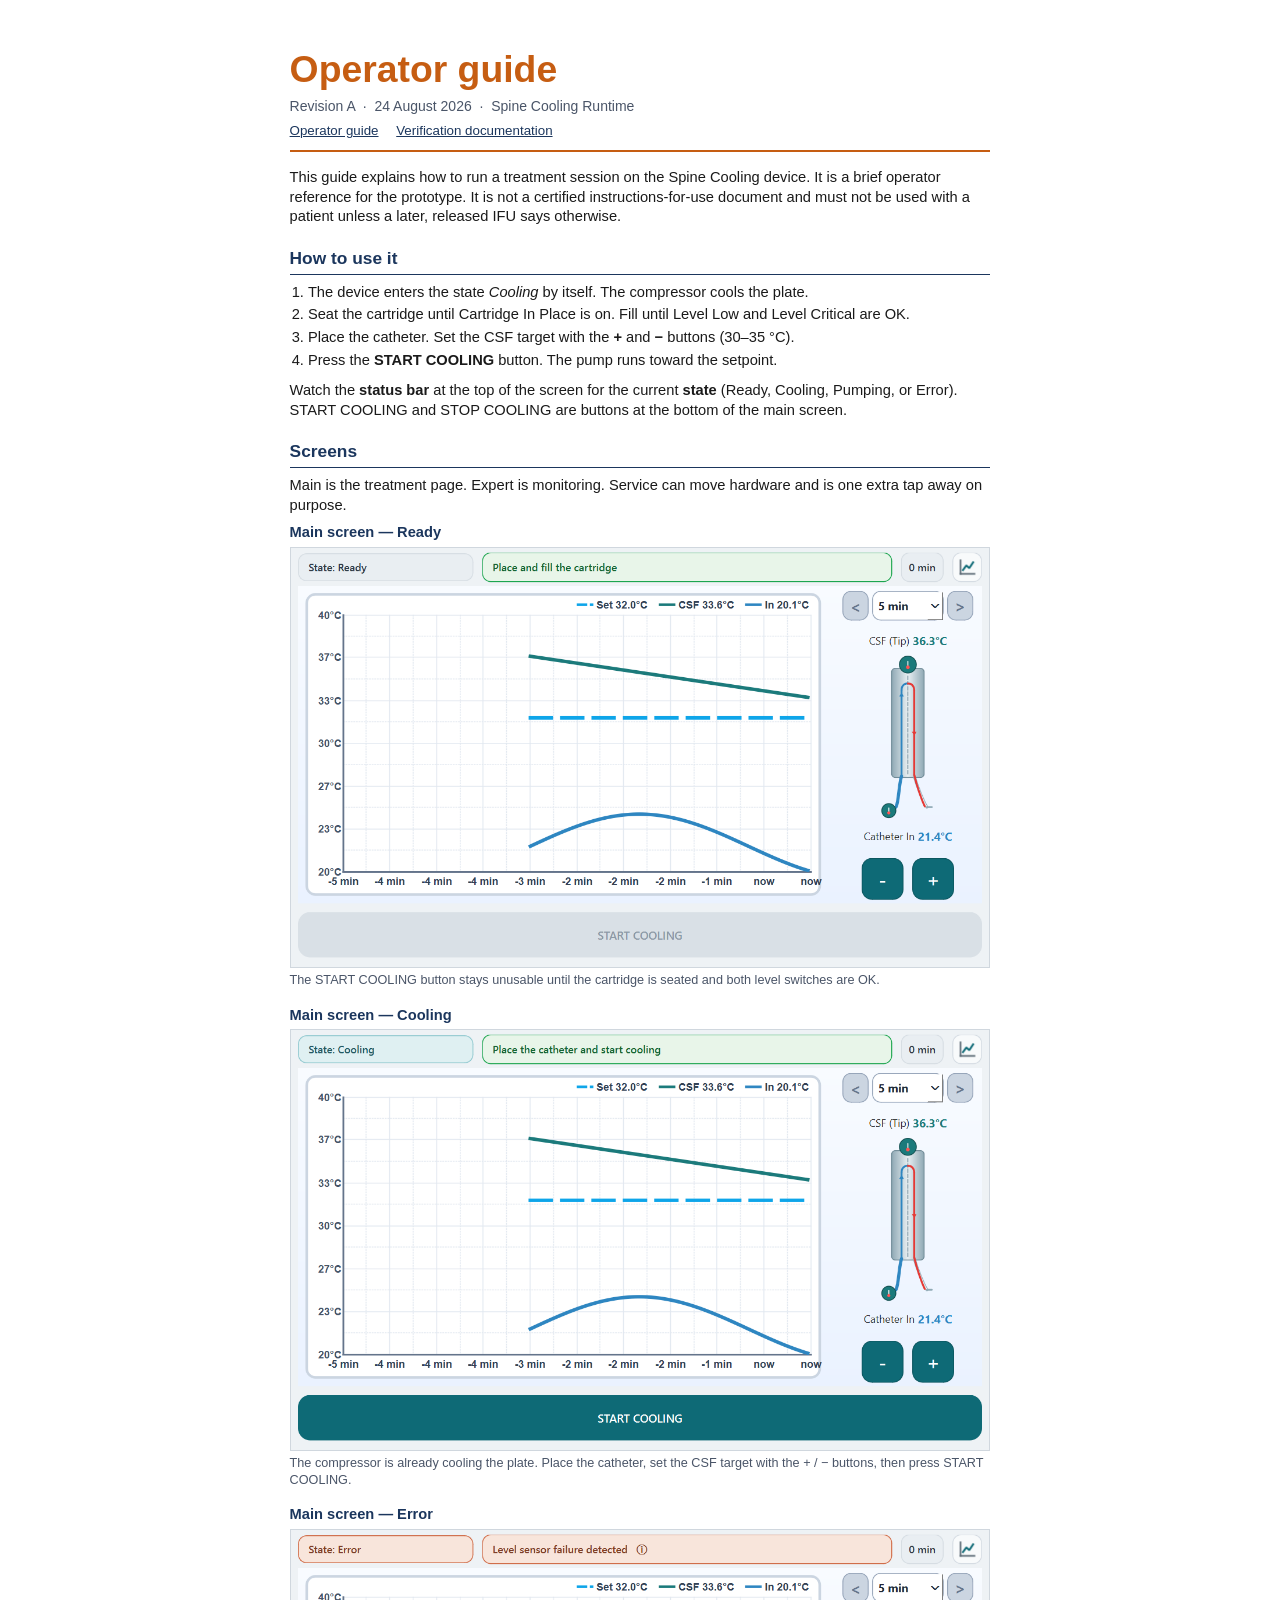
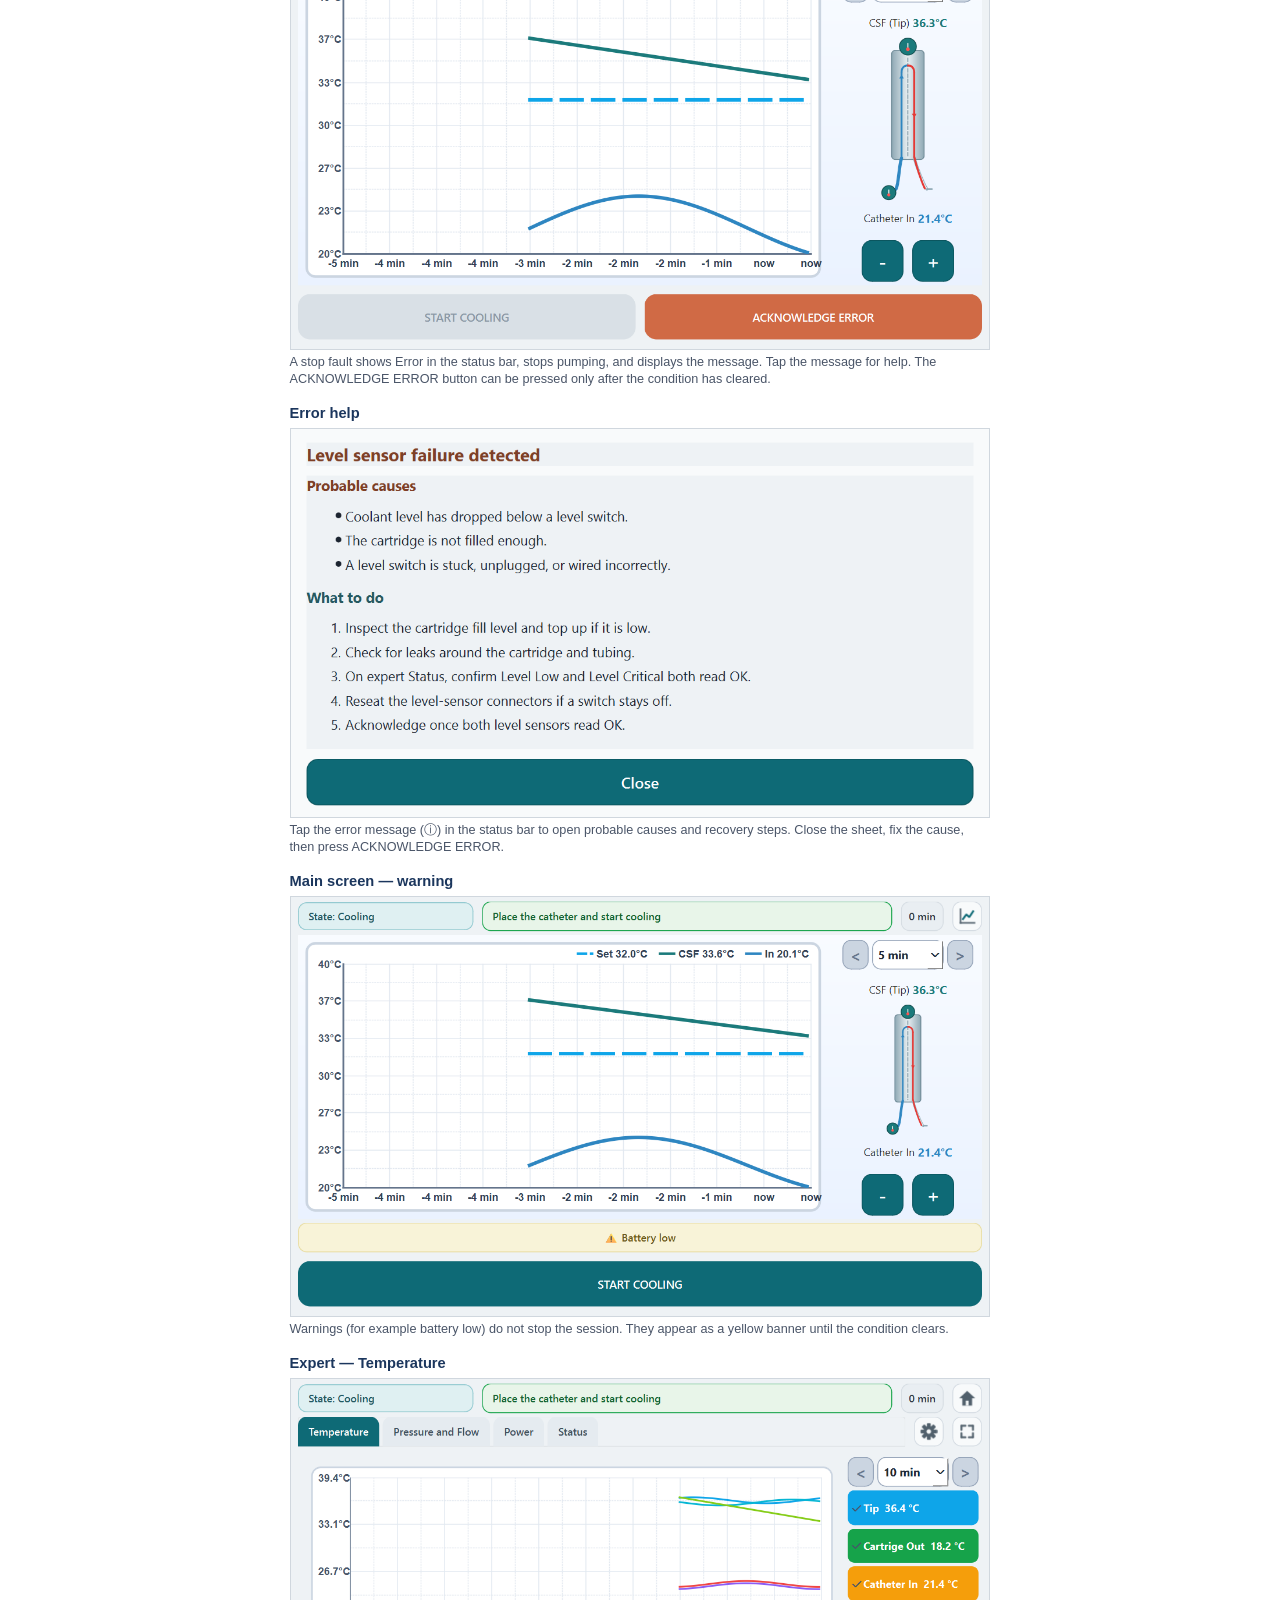
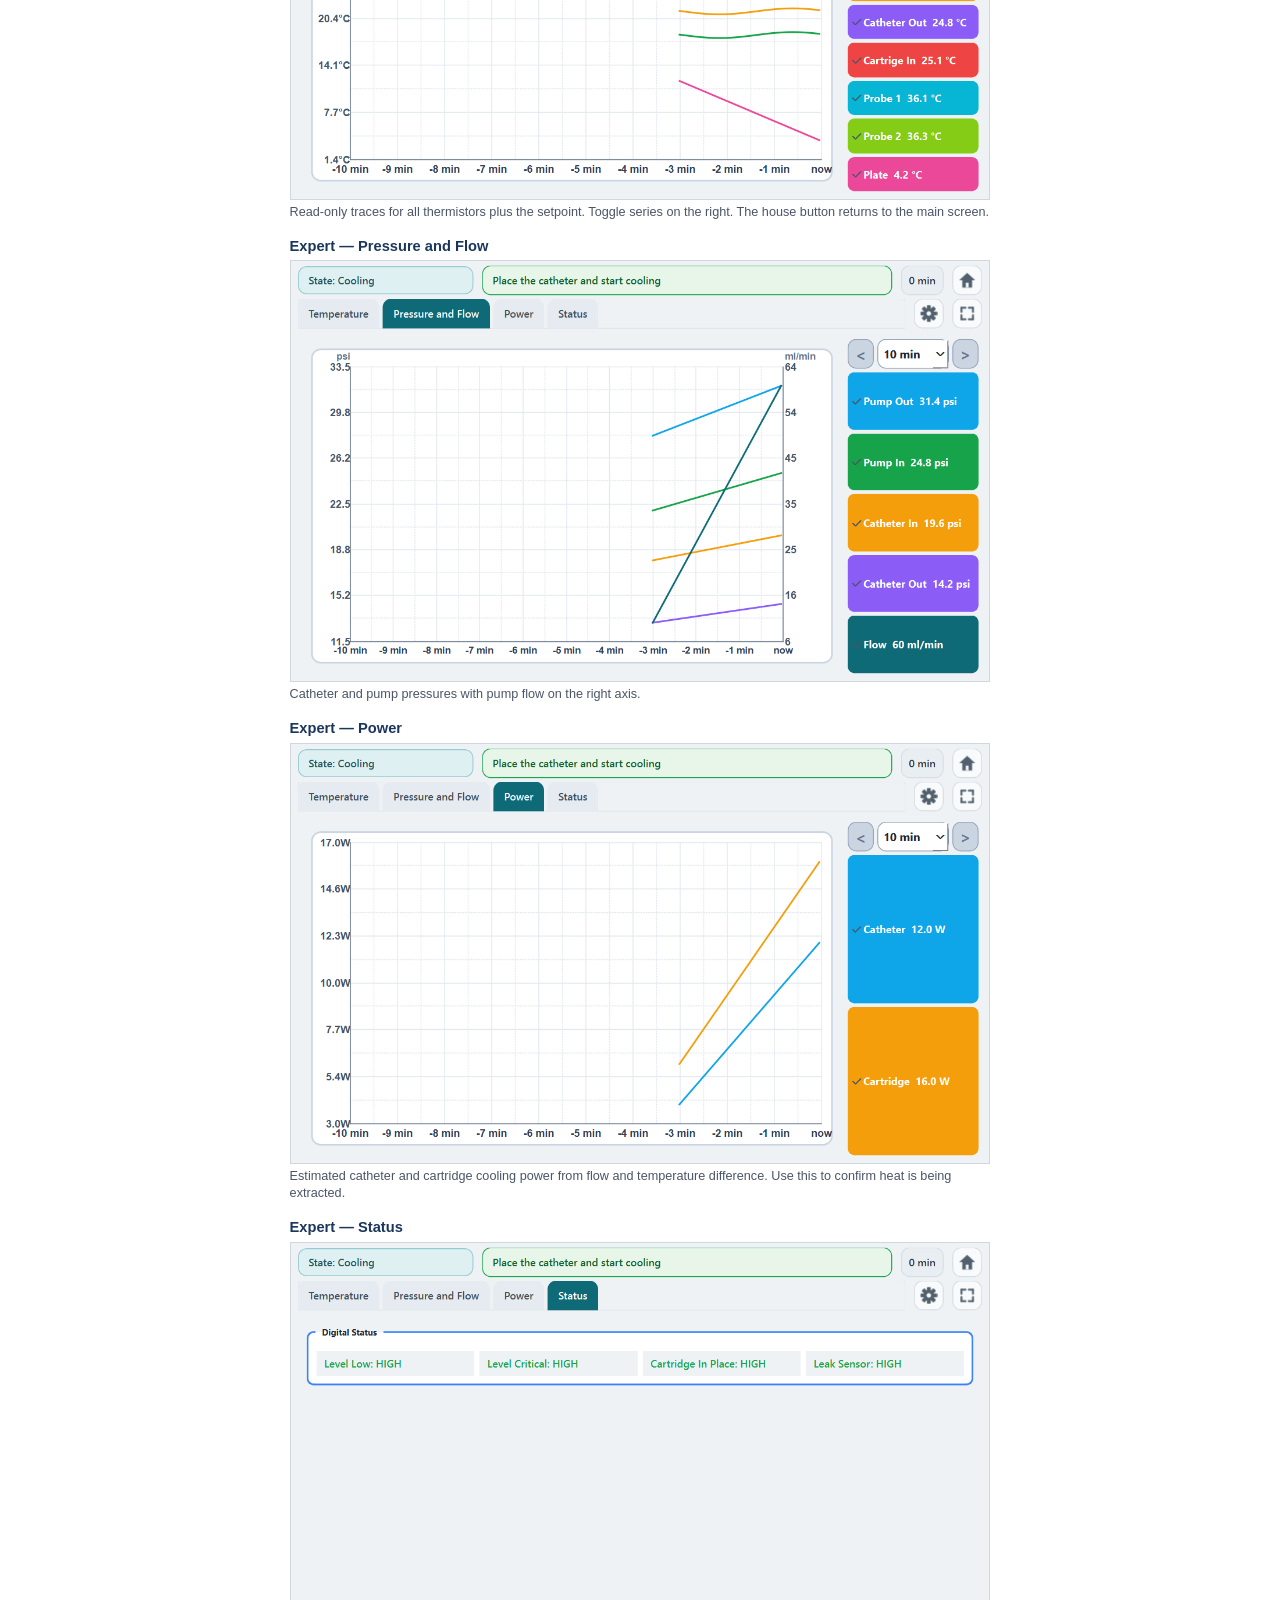
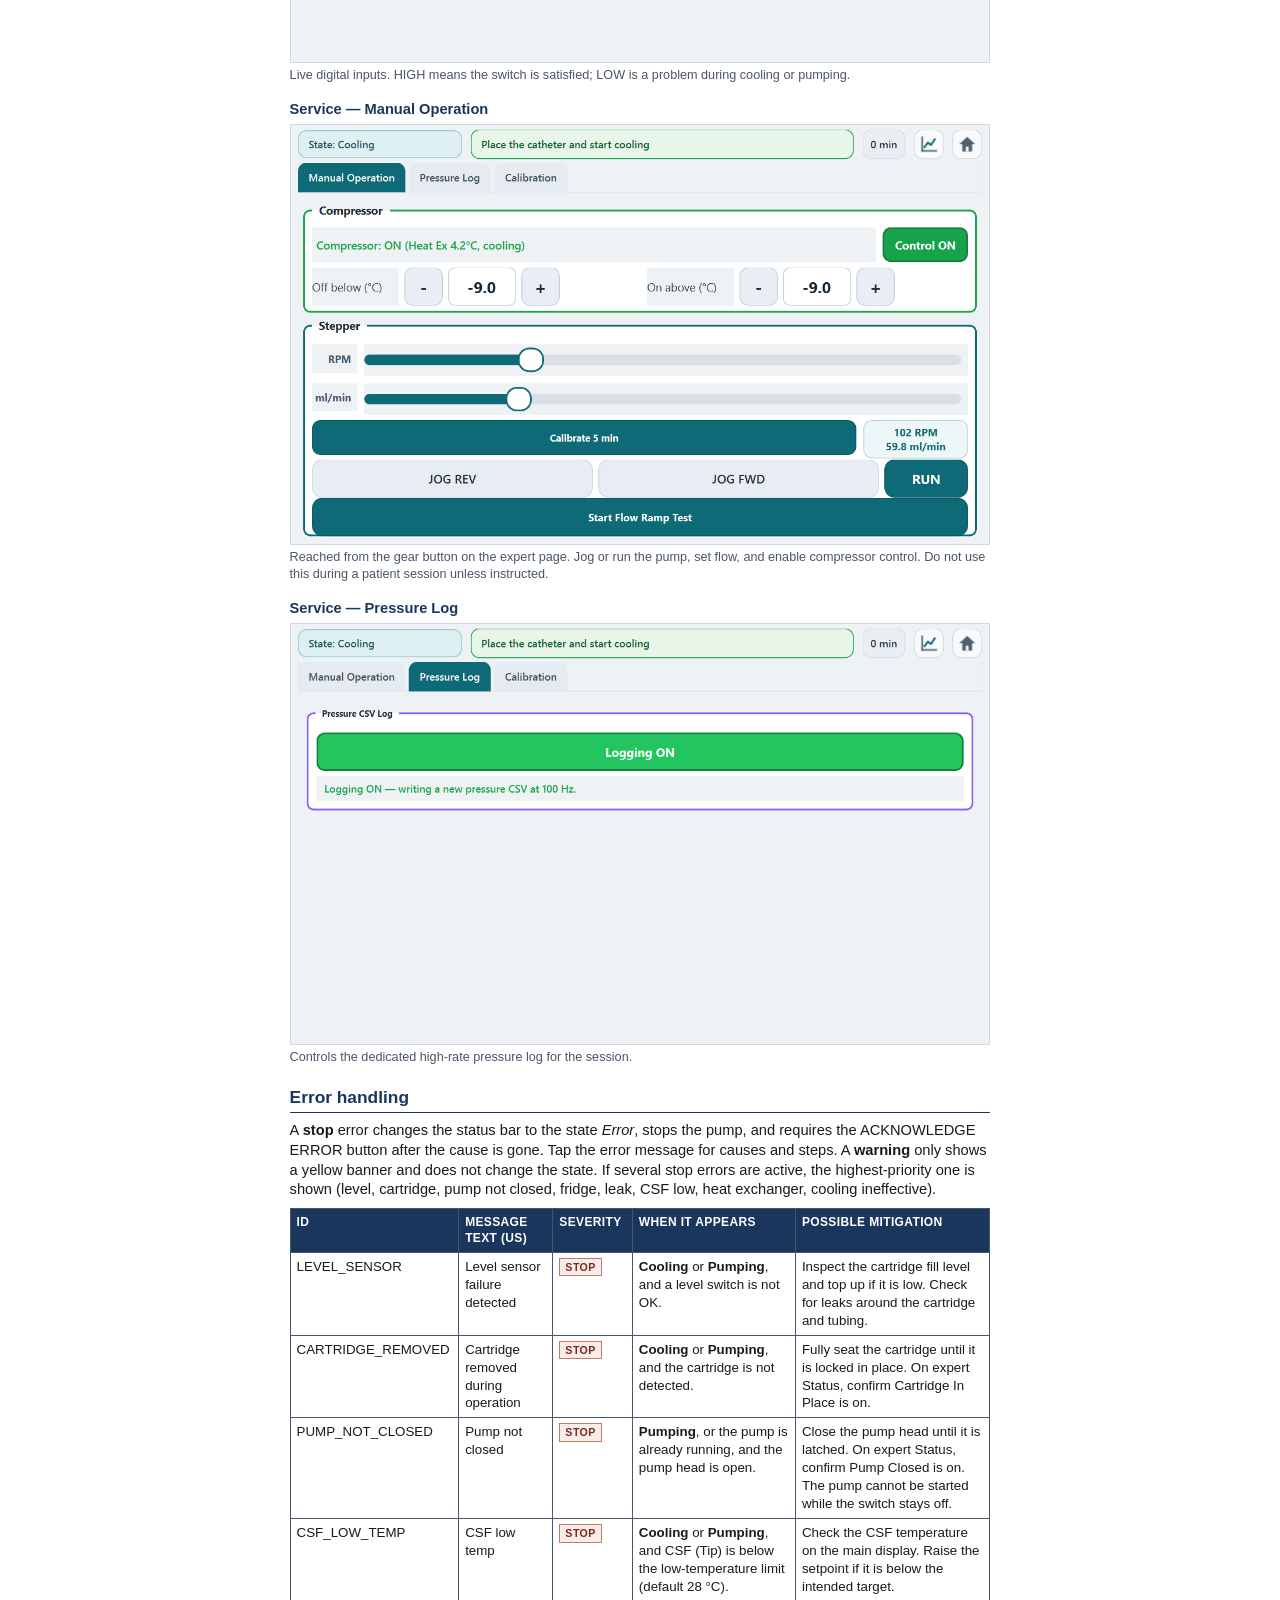
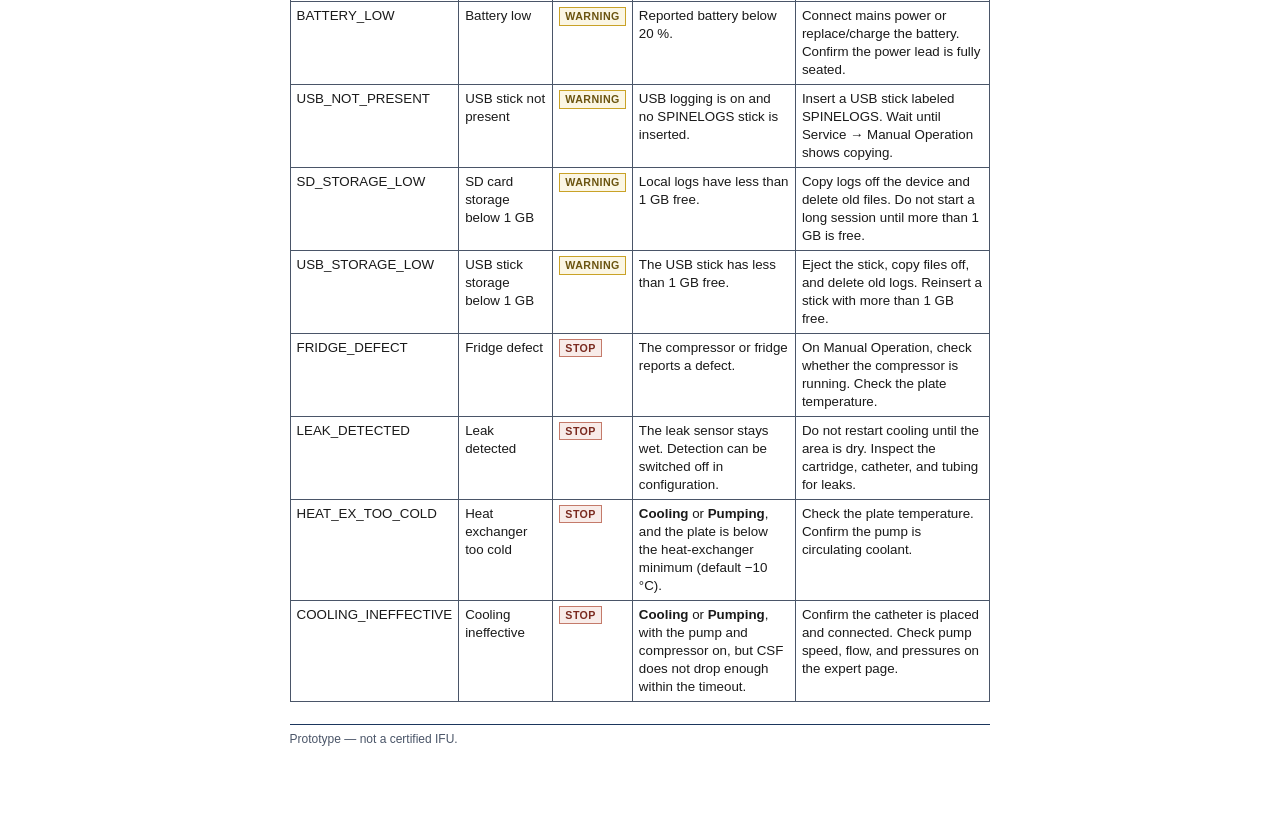
<file: docs/operator-guide/Spine_Cooling_Operator_Guide.html>
<!DOCTYPE html>
<html lang="en">
<head>
  <meta charset="utf-8" />
  <title>Operator guide — Spine Cooling Runtime</title>
  <link rel="stylesheet" href="../docs.css" />
</head>
<body class="doc-operator">
<div class="sheet">

<header>
  <h1>Operator guide</h1>
  <p>Revision A &nbsp;·&nbsp; 24 August 2026 &nbsp;·&nbsp; Spine Cooling Runtime</p>
  <nav class="docs">
    <a href="Spine_Cooling_Operator_Guide.html">Operator guide</a>
    <a href="../verification/Verification_Protocol.html">Verification documentation</a>
  </nav>
</header>

<p>
  This guide explains how to run a treatment session on the Spine Cooling device.
  It is a brief operator reference for the prototype. It is not a certified instructions-for-use
  document and must not be used with a patient unless a later, released IFU says otherwise.
</p>

<h2>How to use it</h2>
<ol>
  <li>The device enters the state <em>Cooling</em> by itself. The compressor cools the plate.</li>
  <li>Seat the cartridge until Cartridge In Place is on. Fill until Level Low and Level Critical are OK.</li>
  <li>Place the catheter. Set the CSF target with the <strong>+</strong> and <strong>−</strong> buttons (30–35 °C).</li>
  <li>Press the <strong>START COOLING</strong> button. The pump runs toward the setpoint.</li>
</ol>
<p>
  Watch the <strong>status bar</strong> at the top of the screen for the current <strong>state</strong>
  (Ready, Cooling, Pumping, or Error). START COOLING and STOP COOLING are buttons at the bottom of the
  main screen.
</p>

<h2>Screens</h2>
<p>
  Main is the treatment page. Expert is monitoring. Service can move hardware and is one extra tap
  away on purpose.
</p>

<figure>
  <p class="shot-title">Main screen — Ready</p>
  <img src="screenshots/01_main_ready.png" alt="Main screen in the Ready state. START COOLING cannot be pressed." />
  <figcaption>The START COOLING button stays unusable until the cartridge is seated and both level switches are OK.</figcaption>
</figure>

<figure>
  <p class="shot-title">Main screen — Cooling</p>
  <img src="screenshots/02_main_cooling.png" alt="Main screen in the Cooling state. START COOLING can be pressed." />
  <figcaption>The compressor is already cooling the plate. Place the catheter, set the CSF target with the + / − buttons, then press START COOLING.</figcaption>
</figure>

<figure>
  <p class="shot-title">Main screen — Error</p>
  <img src="screenshots/03_main_error.png" alt="Main screen in the Error state with ACKNOWLEDGE ERROR button." />
  <figcaption>A stop fault shows Error in the status bar, stops pumping, and displays the message. Tap the message for help. The ACKNOWLEDGE ERROR button can be pressed only after the condition has cleared.</figcaption>
</figure>

<figure>
  <p class="shot-title">Error help</p>
  <img src="screenshots/04_error_help.png" alt="Help window listing probable causes and recovery steps." />
  <figcaption>Tap the error message (ⓘ) in the status bar to open probable causes and recovery steps. Close the sheet, fix the cause, then press ACKNOWLEDGE ERROR.</figcaption>
</figure>

<figure>
  <p class="shot-title">Main screen — warning</p>
  <img src="screenshots/05_main_warning.png" alt="Main screen in Cooling with a Battery low warning banner." />
  <figcaption>Warnings (for example battery low) do not stop the session. They appear as a yellow banner until the condition clears.</figcaption>
</figure>

<figure>
  <p class="shot-title">Expert — Temperature</p>
  <img src="screenshots/06_expert_temperature.png" alt="Expert Temperature tab with thermistor traces." />
  <figcaption>Read-only traces for all thermistors plus the setpoint. Toggle series on the right. The house button returns to the main screen.</figcaption>
</figure>

<figure>
  <p class="shot-title">Expert — Pressure and Flow</p>
  <img src="screenshots/07_expert_pressure.png" alt="Expert Pressure and Flow tab." />
  <figcaption>Catheter and pump pressures with pump flow on the right axis.</figcaption>
</figure>

<figure>
  <p class="shot-title">Expert — Power</p>
  <img src="screenshots/08_expert_power.png" alt="Expert Power tab showing catheter and cartridge watts." />
  <figcaption>Estimated catheter and cartridge cooling power from flow and temperature difference. Use this to confirm heat is being extracted.</figcaption>
</figure>

<figure>
  <p class="shot-title">Expert — Status</p>
  <img src="screenshots/09_expert_status.png" alt="Expert Status tab with digital inputs all HIGH." />
  <figcaption>Live digital inputs. HIGH means the switch is satisfied; LOW is a problem during cooling or pumping.</figcaption>
</figure>

<figure>
  <p class="shot-title">Service — Manual Operation</p>
  <img src="screenshots/10_service_manual.png" alt="Service Manual Operation tab with compressor and pump controls." />
  <figcaption>Reached from the gear button on the expert page. Jog or run the pump, set flow, and enable compressor control. Do not use this during a patient session unless instructed.</figcaption>
</figure>

<figure>
  <p class="shot-title">Service — Pressure Log</p>
  <img src="screenshots/11_service_pressure_log.png" alt="Service Pressure Log tab showing logging on." />
  <figcaption>Controls the dedicated high-rate pressure log for the session.</figcaption>
</figure>

<h2>Error handling</h2>
<p>
  A <strong>stop</strong> error changes the status bar to the state <em>Error</em>, stops the pump,
  and requires the ACKNOWLEDGE ERROR button after the cause is gone. Tap the error message for
  causes and steps. A <strong>warning</strong> only shows a yellow banner and does not change the
  state. If several stop errors are active, the highest-priority one is shown (level, cartridge,
  pump not closed, fridge, leak, CSF low, heat exchanger, cooling ineffective).
</p>

<table>
  <thead>
    <tr>
      <th>ID</th>
      <th>Message Text (US)</th>
      <th>Severity</th>
      <th>When it appears</th>
      <th>Possible mitigation</th>
    </tr>
  </thead>
  <tbody>
    <tr>
      <td>LEVEL_SENSOR</td>
      <td>Level sensor failure detected</td>
      <td><span class="badge stop">STOP</span></td>
      <td><strong>Cooling</strong> or <strong>Pumping</strong>, and a level switch is not OK.</td>
      <td>Inspect the cartridge fill level and top up if it is low. Check for leaks around the cartridge and tubing.</td>
    </tr>
    <tr>
      <td>CARTRIDGE_REMOVED</td>
      <td>Cartridge removed during operation</td>
      <td><span class="badge stop">STOP</span></td>
      <td><strong>Cooling</strong> or <strong>Pumping</strong>, and the cartridge is not detected.</td>
      <td>Fully seat the cartridge until it is locked in place. On expert Status, confirm Cartridge In Place is on.</td>
    </tr>
    <tr>
      <td>PUMP_NOT_CLOSED</td>
      <td>Pump not closed</td>
      <td><span class="badge stop">STOP</span></td>
      <td><strong>Pumping</strong>, or the pump is already running, and the pump head is open.</td>
      <td>Close the pump head until it is latched. On expert Status, confirm Pump Closed is on. The pump cannot be started while the switch stays off.</td>
    </tr>
    <tr>
      <td>CSF_LOW_TEMP</td>
      <td>CSF low temp</td>
      <td><span class="badge stop">STOP</span></td>
      <td><strong>Cooling</strong> or <strong>Pumping</strong>, and CSF (Tip) is below the low-temperature limit (default 28 °C).</td>
      <td>Check the CSF temperature on the main display. Raise the setpoint if it is below the intended target.</td>
    </tr>
    <tr>
      <td>BATTERY_LOW</td>
      <td>Battery low</td>
      <td><span class="badge warn">WARNING</span></td>
      <td>Reported battery below 20 %.</td>
      <td>Connect mains power or replace/charge the battery. Confirm the power lead is fully seated.</td>
    </tr>
    <tr>
      <td>USB_NOT_PRESENT</td>
      <td>USB stick not present</td>
      <td><span class="badge warn">WARNING</span></td>
      <td>USB logging is on and no SPINELOGS stick is inserted.</td>
      <td>Insert a USB stick labeled SPINELOGS. Wait until Service → Manual Operation shows copying.</td>
    </tr>
    <tr>
      <td>SD_STORAGE_LOW</td>
      <td>SD card storage below 1 GB</td>
      <td><span class="badge warn">WARNING</span></td>
      <td>Local logs have less than 1 GB free.</td>
      <td>Copy logs off the device and delete old files. Do not start a long session until more than 1 GB is free.</td>
    </tr>
    <tr>
      <td>USB_STORAGE_LOW</td>
      <td>USB stick storage below 1 GB</td>
      <td><span class="badge warn">WARNING</span></td>
      <td>The USB stick has less than 1 GB free.</td>
      <td>Eject the stick, copy files off, and delete old logs. Reinsert a stick with more than 1 GB free.</td>
    </tr>
    <tr>
      <td>FRIDGE_DEFECT</td>
      <td>Fridge defect</td>
      <td><span class="badge stop">STOP</span></td>
      <td>The compressor or fridge reports a defect.</td>
      <td>On Manual Operation, check whether the compressor is running. Check the plate temperature.</td>
    </tr>
    <tr>
      <td>LEAK_DETECTED</td>
      <td>Leak detected</td>
      <td><span class="badge stop">STOP</span></td>
      <td>The leak sensor stays wet. Detection can be switched off in configuration.</td>
      <td>Do not restart cooling until the area is dry. Inspect the cartridge, catheter, and tubing for leaks.</td>
    </tr>
    <tr>
      <td>HEAT_EX_TOO_COLD</td>
      <td>Heat exchanger too cold</td>
      <td><span class="badge stop">STOP</span></td>
      <td><strong>Cooling</strong> or <strong>Pumping</strong>, and the plate is below the heat-exchanger minimum (default −10 °C).</td>
      <td>Check the plate temperature. Confirm the pump is circulating coolant.</td>
    </tr>
    <tr>
      <td>COOLING_INEFFECTIVE</td>
      <td>Cooling ineffective</td>
      <td><span class="badge stop">STOP</span></td>
      <td><strong>Cooling</strong> or <strong>Pumping</strong>, with the pump and compressor on, but CSF does not drop enough within the timeout.</td>
      <td>Confirm the catheter is placed and connected. Check pump speed, flow, and pressures on the expert page.</td>
    </tr>
  </tbody>
</table>

<p class="foot">Prototype — not a certified IFU.</p>

</div>
</body>
</html>
</file>
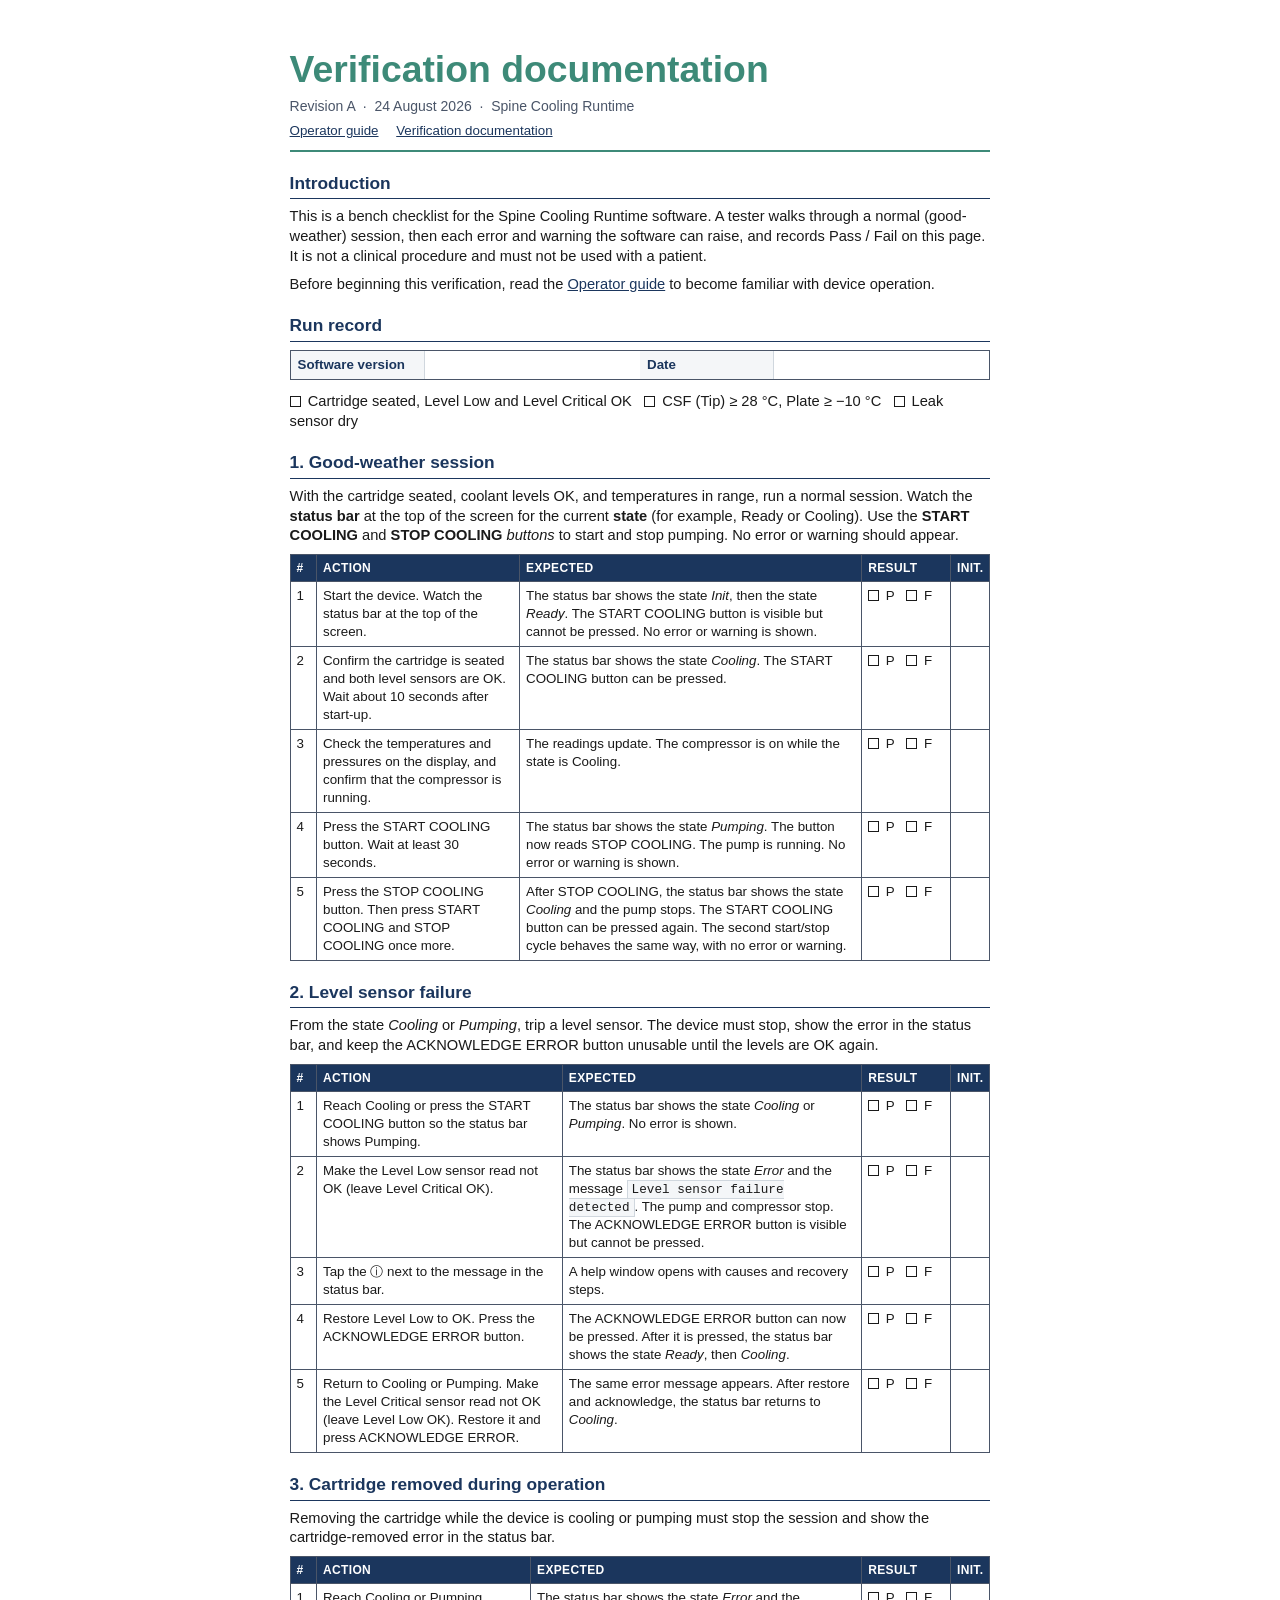
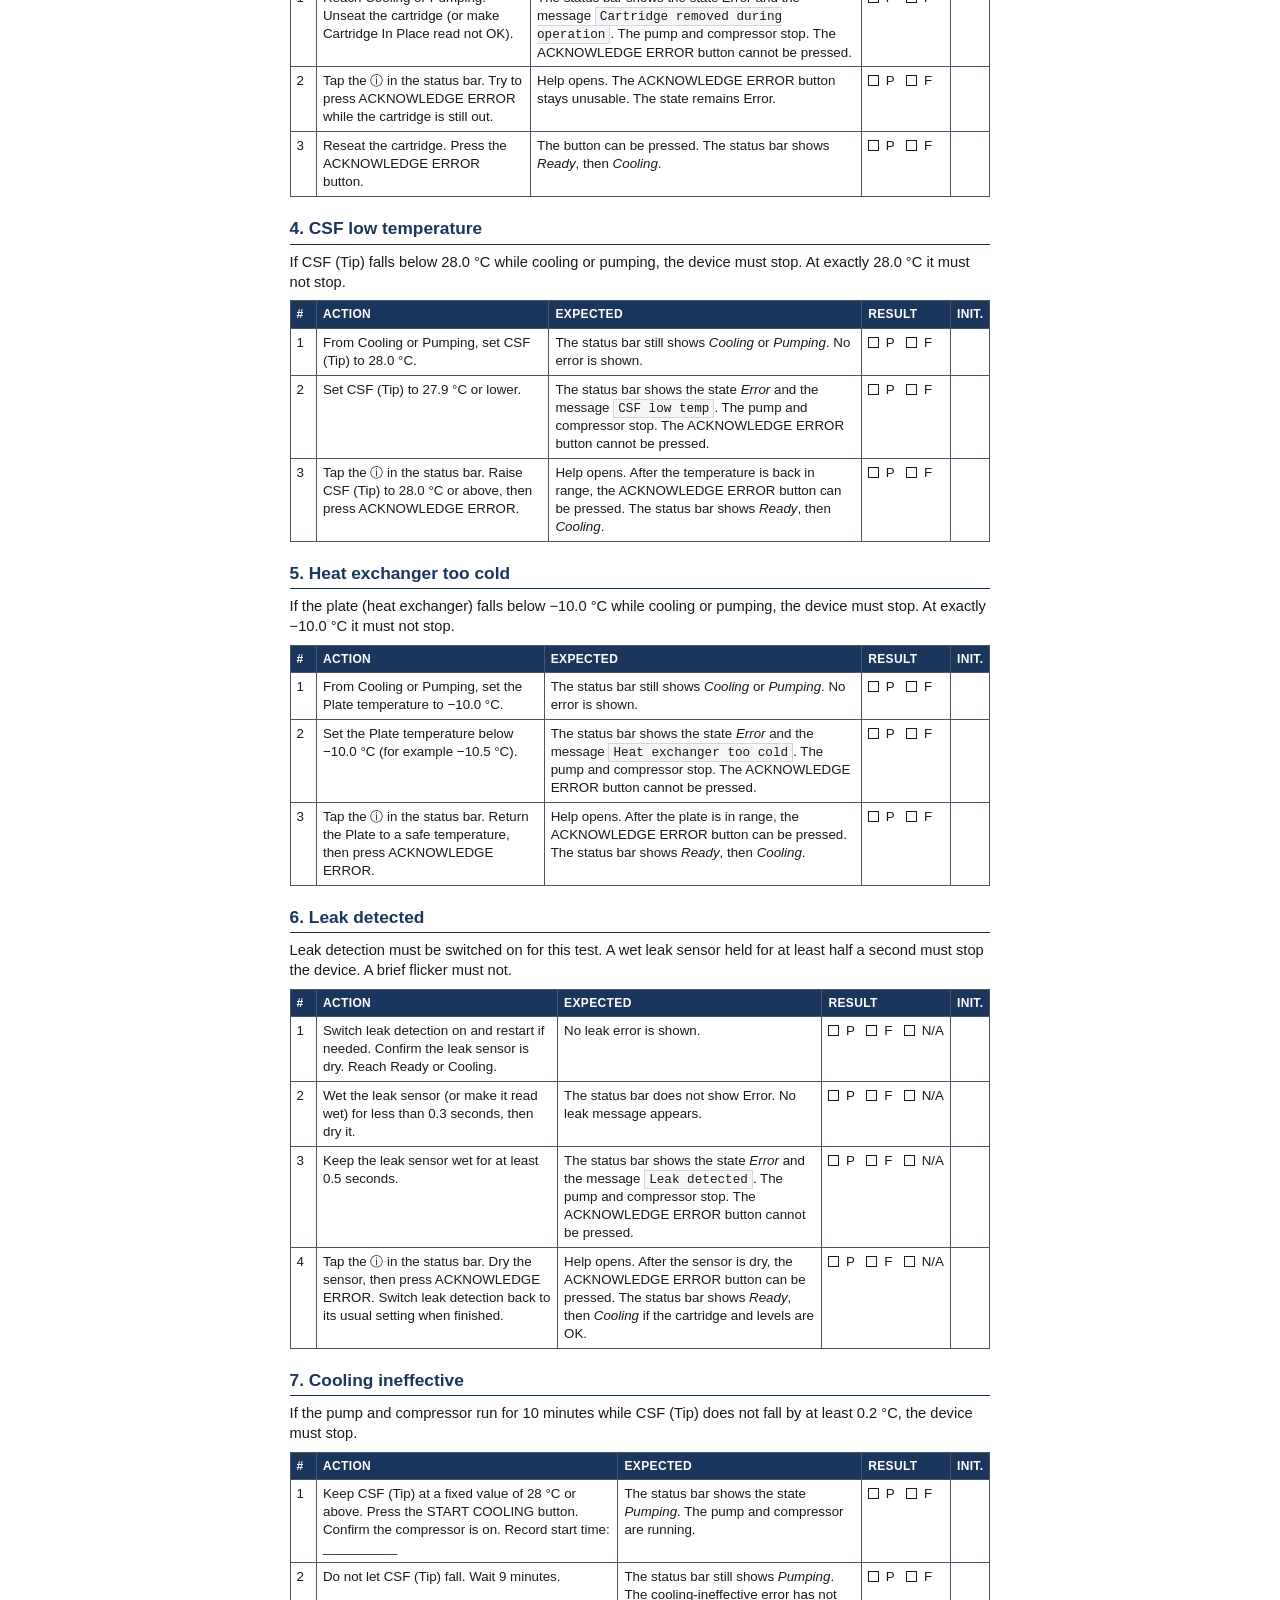
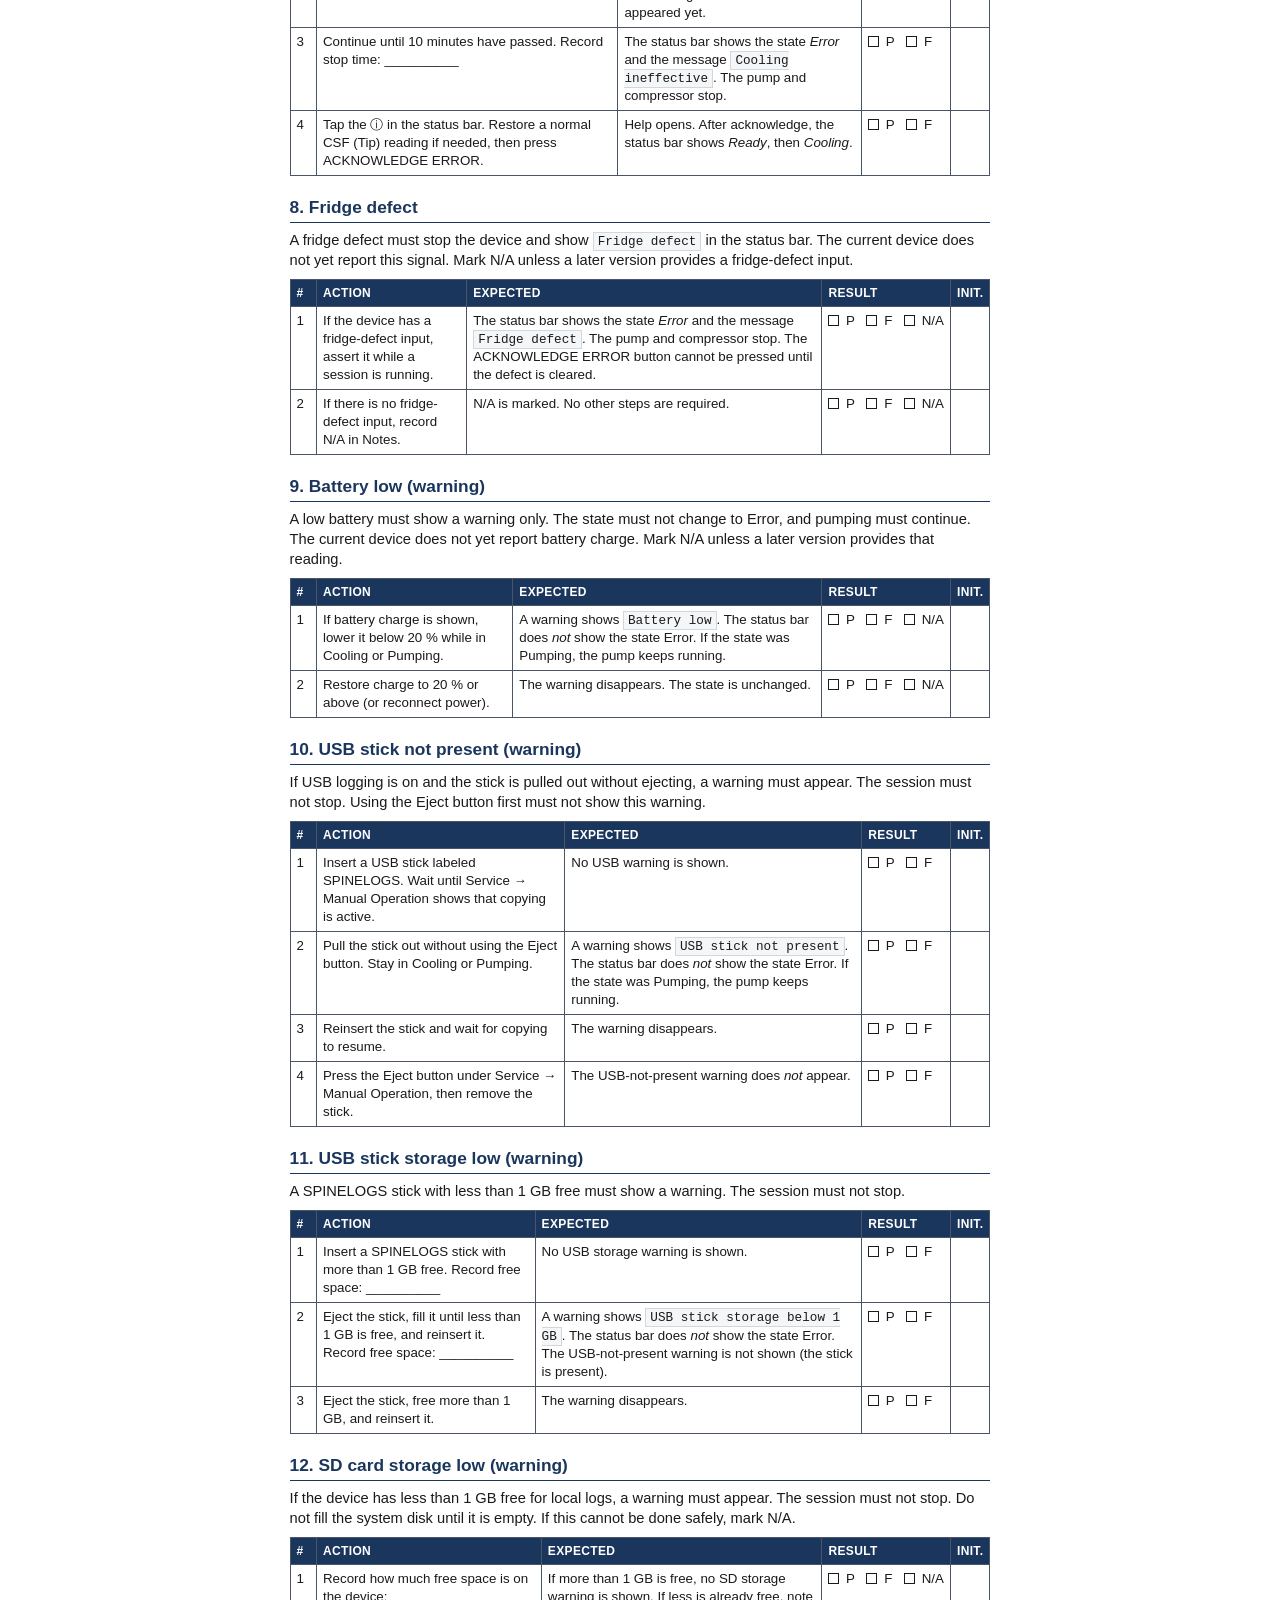
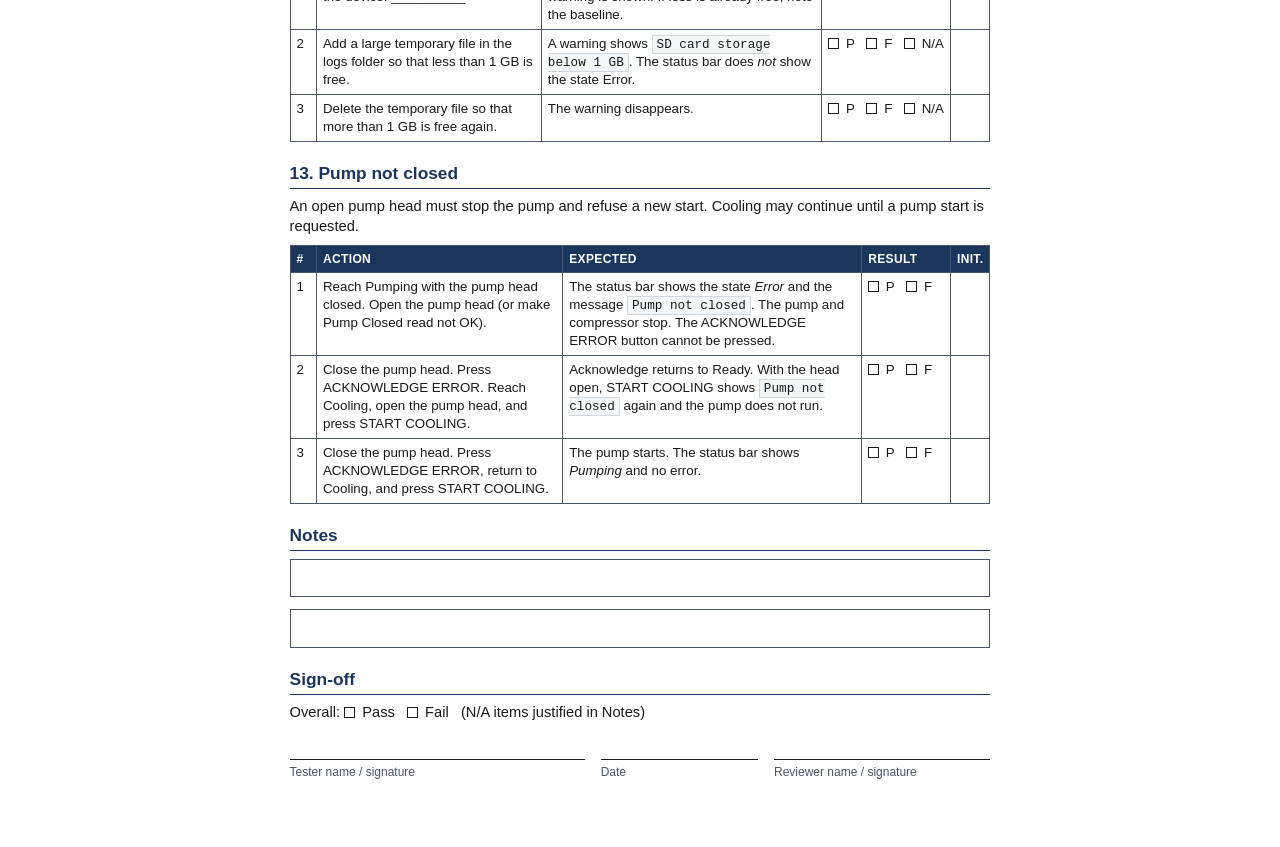
<file: docs/verification/Verification_Protocol.html>
<!DOCTYPE html>
<html lang="en">
<head>
  <meta charset="utf-8" />
  <title>Verification documentation — Spine Cooling Runtime</title>
  <link rel="stylesheet" href="../docs.css" />
</head>
<body class="doc-verification">
<div class="sheet">

<header>
  <h1>Verification documentation</h1>
  <p>Revision A &nbsp;·&nbsp; 24 August 2026 &nbsp;·&nbsp; Spine Cooling Runtime</p>
  <nav class="docs">
    <a href="../operator-guide/Spine_Cooling_Operator_Guide.html">Operator guide</a>
    <a href="Verification_Protocol.html">Verification documentation</a>
  </nav>
</header>

<h2>Introduction</h2>
<p>
  This is a bench checklist for the Spine Cooling Runtime software. A tester walks through a normal
  (good-weather) session, then each error and warning the software can raise, and records Pass / Fail
  on this page. It is not a clinical procedure and must not be used with a patient.
</p>
<p>
  Before beginning this verification, read the
  <a href="../operator-guide/Spine_Cooling_Operator_Guide.html">Operator guide</a>
  to become familiar with device operation.
</p>

<h2>Run record</h2>
<div class="meta">
  <label><span>Software version</span><i></i></label>
  <label><span>Date</span><i></i></label>
</div>
<p>
  <span class="box"></span> Cartridge seated, Level Low and Level Critical OK &nbsp;
  <span class="box"></span> CSF (Tip) ≥ 28 °C, Plate ≥ −10 °C &nbsp;
  <span class="box"></span> Leak sensor dry
</p>

<h2>1. Good-weather session</h2>
<p>
  With the cartridge seated, coolant levels OK, and temperatures in range, run a normal session.
  Watch the <strong>status bar</strong> at the top of the screen for the current
  <strong>state</strong> (for example, Ready or Cooling). Use the
  <strong>START COOLING</strong> and <strong>STOP COOLING</strong> <em>buttons</em> to start and stop
  pumping. No error or warning should appear.
</p>
<table>
  <thead>
    <tr><th style="width:2.2em">#</th><th>Action</th><th>Expected</th><th style="width:7.4em">Result</th><th style="width:3.2em">Init.</th></tr>
  </thead>
  <tbody>
    <tr>
      <td>1</td>
      <td>Start the device. Watch the status bar at the top of the screen.</td>
      <td>The status bar shows the state <em>Init</em>, then the state <em>Ready</em>. The START COOLING button is visible but cannot be pressed. No error or warning is shown.</td>
      <td class="pf"><span class="box"></span> P <span class="box"></span> F</td>
      <td></td>
    </tr>
    <tr>
      <td>2</td>
      <td>Confirm the cartridge is seated and both level sensors are OK. Wait about 10 seconds after start-up.</td>
      <td>The status bar shows the state <em>Cooling</em>. The START COOLING button can be pressed.</td>
      <td class="pf"><span class="box"></span> P <span class="box"></span> F</td>
      <td></td>
    </tr>
    <tr>
      <td>3</td>
      <td>Check the temperatures and pressures on the display, and confirm that the compressor is running.</td>
      <td>The readings update. The compressor is on while the state is Cooling.</td>
      <td class="pf"><span class="box"></span> P <span class="box"></span> F</td>
      <td></td>
    </tr>
    <tr>
      <td>4</td>
      <td>Press the START COOLING button. Wait at least 30 seconds.</td>
      <td>The status bar shows the state <em>Pumping</em>. The button now reads STOP COOLING. The pump is running. No error or warning is shown.</td>
      <td class="pf"><span class="box"></span> P <span class="box"></span> F</td>
      <td></td>
    </tr>
    <tr>
      <td>5</td>
      <td>Press the STOP COOLING button. Then press START COOLING and STOP COOLING once more.</td>
      <td>After STOP COOLING, the status bar shows the state <em>Cooling</em> and the pump stops. The START COOLING button can be pressed again. The second start/stop cycle behaves the same way, with no error or warning.</td>
      <td class="pf"><span class="box"></span> P <span class="box"></span> F</td>
      <td></td>
    </tr>
  </tbody>
</table>

<h2 class="case">2. Level sensor failure</h2>
<p>
  From the state <em>Cooling</em> or <em>Pumping</em>, trip a level sensor. The device must stop,
  show the error in the status bar, and keep the ACKNOWLEDGE ERROR button unusable until the
  levels are OK again.
</p>
<table>
  <thead>
    <tr><th style="width:2.2em">#</th><th>Action</th><th>Expected</th><th style="width:7.4em">Result</th><th style="width:3.2em">Init.</th></tr>
  </thead>
  <tbody>
    <tr>
      <td>1</td>
      <td>Reach Cooling or press the START COOLING button so the status bar shows Pumping.</td>
      <td>The status bar shows the state <em>Cooling</em> or <em>Pumping</em>. No error is shown.</td>
      <td class="pf"><span class="box"></span> P <span class="box"></span> F</td>
      <td></td>
    </tr>
    <tr>
      <td>2</td>
      <td>Make the Level Low sensor read not OK (leave Level Critical OK).</td>
      <td>The status bar shows the state <em>Error</em> and the message <span class="msg">Level sensor failure detected</span>. The pump and compressor stop. The ACKNOWLEDGE ERROR button is visible but cannot be pressed.</td>
      <td class="pf"><span class="box"></span> P <span class="box"></span> F</td>
      <td></td>
    </tr>
    <tr>
      <td>3</td>
      <td>Tap the ⓘ next to the message in the status bar.</td>
      <td>A help window opens with causes and recovery steps.</td>
      <td class="pf"><span class="box"></span> P <span class="box"></span> F</td>
      <td></td>
    </tr>
    <tr>
      <td>4</td>
      <td>Restore Level Low to OK. Press the ACKNOWLEDGE ERROR button.</td>
      <td>The ACKNOWLEDGE ERROR button can now be pressed. After it is pressed, the status bar shows the state <em>Ready</em>, then <em>Cooling</em>.</td>
      <td class="pf"><span class="box"></span> P <span class="box"></span> F</td>
      <td></td>
    </tr>
    <tr>
      <td>5</td>
      <td>Return to Cooling or Pumping. Make the Level Critical sensor read not OK (leave Level Low OK). Restore it and press ACKNOWLEDGE ERROR.</td>
      <td>The same error message appears. After restore and acknowledge, the status bar returns to <em>Cooling</em>.</td>
      <td class="pf"><span class="box"></span> P <span class="box"></span> F</td>
      <td></td>
    </tr>
  </tbody>
</table>

<h2 class="case">3. Cartridge removed during operation</h2>
<p>
  Removing the cartridge while the device is cooling or pumping must stop the session and show the
  cartridge-removed error in the status bar.
</p>
<table>
  <thead>
    <tr><th style="width:2.2em">#</th><th>Action</th><th>Expected</th><th style="width:7.4em">Result</th><th style="width:3.2em">Init.</th></tr>
  </thead>
  <tbody>
    <tr>
      <td>1</td>
      <td>Reach Cooling or Pumping. Unseat the cartridge (or make Cartridge In Place read not OK).</td>
      <td>The status bar shows the state <em>Error</em> and the message <span class="msg">Cartridge removed during operation</span>. The pump and compressor stop. The ACKNOWLEDGE ERROR button cannot be pressed.</td>
      <td class="pf"><span class="box"></span> P <span class="box"></span> F</td>
      <td></td>
    </tr>
    <tr>
      <td>2</td>
      <td>Tap the ⓘ in the status bar. Try to press ACKNOWLEDGE ERROR while the cartridge is still out.</td>
      <td>Help opens. The ACKNOWLEDGE ERROR button stays unusable. The state remains Error.</td>
      <td class="pf"><span class="box"></span> P <span class="box"></span> F</td>
      <td></td>
    </tr>
    <tr>
      <td>3</td>
      <td>Reseat the cartridge. Press the ACKNOWLEDGE ERROR button.</td>
      <td>The button can be pressed. The status bar shows <em>Ready</em>, then <em>Cooling</em>.</td>
      <td class="pf"><span class="box"></span> P <span class="box"></span> F</td>
      <td></td>
    </tr>
  </tbody>
</table>

<h2 class="case">4. CSF low temperature</h2>
<p>
  If CSF (Tip) falls below 28.0 °C while cooling or pumping, the device must stop. At exactly 28.0 °C
  it must not stop.
</p>
<table>
  <thead>
    <tr><th style="width:2.2em">#</th><th>Action</th><th>Expected</th><th style="width:7.4em">Result</th><th style="width:3.2em">Init.</th></tr>
  </thead>
  <tbody>
    <tr>
      <td>1</td>
      <td>From Cooling or Pumping, set CSF (Tip) to 28.0 °C.</td>
      <td>The status bar still shows <em>Cooling</em> or <em>Pumping</em>. No error is shown.</td>
      <td class="pf"><span class="box"></span> P <span class="box"></span> F</td>
      <td></td>
    </tr>
    <tr>
      <td>2</td>
      <td>Set CSF (Tip) to 27.9 °C or lower.</td>
      <td>The status bar shows the state <em>Error</em> and the message <span class="msg">CSF low temp</span>. The pump and compressor stop. The ACKNOWLEDGE ERROR button cannot be pressed.</td>
      <td class="pf"><span class="box"></span> P <span class="box"></span> F</td>
      <td></td>
    </tr>
    <tr>
      <td>3</td>
      <td>Tap the ⓘ in the status bar. Raise CSF (Tip) to 28.0 °C or above, then press ACKNOWLEDGE ERROR.</td>
      <td>Help opens. After the temperature is back in range, the ACKNOWLEDGE ERROR button can be pressed. The status bar shows <em>Ready</em>, then <em>Cooling</em>.</td>
      <td class="pf"><span class="box"></span> P <span class="box"></span> F</td>
      <td></td>
    </tr>
  </tbody>
</table>

<h2 class="case">5. Heat exchanger too cold</h2>
<p>
  If the plate (heat exchanger) falls below −10.0 °C while cooling or pumping, the device must stop.
  At exactly −10.0 °C it must not stop.
</p>
<table>
  <thead>
    <tr><th style="width:2.2em">#</th><th>Action</th><th>Expected</th><th style="width:7.4em">Result</th><th style="width:3.2em">Init.</th></tr>
  </thead>
  <tbody>
    <tr>
      <td>1</td>
      <td>From Cooling or Pumping, set the Plate temperature to −10.0 °C.</td>
      <td>The status bar still shows <em>Cooling</em> or <em>Pumping</em>. No error is shown.</td>
      <td class="pf"><span class="box"></span> P <span class="box"></span> F</td>
      <td></td>
    </tr>
    <tr>
      <td>2</td>
      <td>Set the Plate temperature below −10.0 °C (for example −10.5 °C).</td>
      <td>The status bar shows the state <em>Error</em> and the message <span class="msg">Heat exchanger too cold</span>. The pump and compressor stop. The ACKNOWLEDGE ERROR button cannot be pressed.</td>
      <td class="pf"><span class="box"></span> P <span class="box"></span> F</td>
      <td></td>
    </tr>
    <tr>
      <td>3</td>
      <td>Tap the ⓘ in the status bar. Return the Plate to a safe temperature, then press ACKNOWLEDGE ERROR.</td>
      <td>Help opens. After the plate is in range, the ACKNOWLEDGE ERROR button can be pressed. The status bar shows <em>Ready</em>, then <em>Cooling</em>.</td>
      <td class="pf"><span class="box"></span> P <span class="box"></span> F</td>
      <td></td>
    </tr>
  </tbody>
</table>

<h2 class="case">6. Leak detected</h2>
<p>
  Leak detection must be switched on for this test. A wet leak sensor held for at least half a second
  must stop the device. A brief flicker must not.
</p>
<table>
  <thead>
    <tr><th style="width:2.2em">#</th><th>Action</th><th>Expected</th><th style="width:7.4em">Result</th><th style="width:3.2em">Init.</th></tr>
  </thead>
  <tbody>
    <tr>
      <td>1</td>
      <td>Switch leak detection on and restart if needed. Confirm the leak sensor is dry. Reach Ready or Cooling.</td>
      <td>No leak error is shown.</td>
      <td class="pf"><span class="box"></span> P <span class="box"></span> F <span class="box"></span> N/A</td>
      <td></td>
    </tr>
    <tr>
      <td>2</td>
      <td>Wet the leak sensor (or make it read wet) for less than 0.3 seconds, then dry it.</td>
      <td>The status bar does not show Error. No leak message appears.</td>
      <td class="pf"><span class="box"></span> P <span class="box"></span> F <span class="box"></span> N/A</td>
      <td></td>
    </tr>
    <tr>
      <td>3</td>
      <td>Keep the leak sensor wet for at least 0.5 seconds.</td>
      <td>The status bar shows the state <em>Error</em> and the message <span class="msg">Leak detected</span>. The pump and compressor stop. The ACKNOWLEDGE ERROR button cannot be pressed.</td>
      <td class="pf"><span class="box"></span> P <span class="box"></span> F <span class="box"></span> N/A</td>
      <td></td>
    </tr>
    <tr>
      <td>4</td>
      <td>Tap the ⓘ in the status bar. Dry the sensor, then press ACKNOWLEDGE ERROR. Switch leak detection back to its usual setting when finished.</td>
      <td>Help opens. After the sensor is dry, the ACKNOWLEDGE ERROR button can be pressed. The status bar shows <em>Ready</em>, then <em>Cooling</em> if the cartridge and levels are OK.</td>
      <td class="pf"><span class="box"></span> P <span class="box"></span> F <span class="box"></span> N/A</td>
      <td></td>
    </tr>
  </tbody>
</table>

<h2 class="case">7. Cooling ineffective</h2>
<p>
  If the pump and compressor run for 10 minutes while CSF (Tip) does not fall by at least 0.2 °C,
  the device must stop.
</p>
<table>
  <thead>
    <tr><th style="width:2.2em">#</th><th>Action</th><th>Expected</th><th style="width:7.4em">Result</th><th style="width:3.2em">Init.</th></tr>
  </thead>
  <tbody>
    <tr>
      <td>1</td>
      <td>Keep CSF (Tip) at a fixed value of 28 °C or above. Press the START COOLING button. Confirm the compressor is on. Record start time: __________</td>
      <td>The status bar shows the state <em>Pumping</em>. The pump and compressor are running.</td>
      <td class="pf"><span class="box"></span> P <span class="box"></span> F</td>
      <td></td>
    </tr>
    <tr>
      <td>2</td>
      <td>Do not let CSF (Tip) fall. Wait 9 minutes.</td>
      <td>The status bar still shows <em>Pumping</em>. The cooling-ineffective error has not appeared yet.</td>
      <td class="pf"><span class="box"></span> P <span class="box"></span> F</td>
      <td></td>
    </tr>
    <tr>
      <td>3</td>
      <td>Continue until 10 minutes have passed. Record stop time: __________</td>
      <td>The status bar shows the state <em>Error</em> and the message <span class="msg">Cooling ineffective</span>. The pump and compressor stop.</td>
      <td class="pf"><span class="box"></span> P <span class="box"></span> F</td>
      <td></td>
    </tr>
    <tr>
      <td>4</td>
      <td>Tap the ⓘ in the status bar. Restore a normal CSF (Tip) reading if needed, then press ACKNOWLEDGE ERROR.</td>
      <td>Help opens. After acknowledge, the status bar shows <em>Ready</em>, then <em>Cooling</em>.</td>
      <td class="pf"><span class="box"></span> P <span class="box"></span> F</td>
      <td></td>
    </tr>
  </tbody>
</table>

<h2 class="case">8. Fridge defect</h2>
<p>
  A fridge defect must stop the device and show <span class="msg">Fridge defect</span> in the
  status bar. The current device does not yet report this signal. Mark N/A unless a later version
  provides a fridge-defect input.
</p>
<table>
  <thead>
    <tr><th style="width:2.2em">#</th><th>Action</th><th>Expected</th><th style="width:7.4em">Result</th><th style="width:3.2em">Init.</th></tr>
  </thead>
  <tbody>
    <tr>
      <td>1</td>
      <td>If the device has a fridge-defect input, assert it while a session is running.</td>
      <td>The status bar shows the state <em>Error</em> and the message <span class="msg">Fridge defect</span>. The pump and compressor stop. The ACKNOWLEDGE ERROR button cannot be pressed until the defect is cleared.</td>
      <td class="pf"><span class="box"></span> P <span class="box"></span> F <span class="box"></span> N/A</td>
      <td></td>
    </tr>
    <tr>
      <td>2</td>
      <td>If there is no fridge-defect input, record N/A in Notes.</td>
      <td>N/A is marked. No other steps are required.</td>
      <td class="pf"><span class="box"></span> P <span class="box"></span> F <span class="box"></span> N/A</td>
      <td></td>
    </tr>
  </tbody>
</table>

<h2 class="case">9. Battery low (warning)</h2>
<p>
  A low battery must show a warning only. The state must not change to Error, and pumping must
  continue. The current device does not yet report battery charge. Mark N/A unless a later version
  provides that reading.
</p>
<table>
  <thead>
    <tr><th style="width:2.2em">#</th><th>Action</th><th>Expected</th><th style="width:7.4em">Result</th><th style="width:3.2em">Init.</th></tr>
  </thead>
  <tbody>
    <tr>
      <td>1</td>
      <td>If battery charge is shown, lower it below 20 % while in Cooling or Pumping.</td>
      <td>A warning shows <span class="msg">Battery low</span>. The status bar does <em>not</em> show the state Error. If the state was Pumping, the pump keeps running.</td>
      <td class="pf"><span class="box"></span> P <span class="box"></span> F <span class="box"></span> N/A</td>
      <td></td>
    </tr>
    <tr>
      <td>2</td>
      <td>Restore charge to 20 % or above (or reconnect power).</td>
      <td>The warning disappears. The state is unchanged.</td>
      <td class="pf"><span class="box"></span> P <span class="box"></span> F <span class="box"></span> N/A</td>
      <td></td>
    </tr>
  </tbody>
</table>

<h2 class="case">10. USB stick not present (warning)</h2>
<p>
  If USB logging is on and the stick is pulled out without ejecting, a warning must appear. The
  session must not stop. Using the Eject button first must not show this warning.
</p>
<table>
  <thead>
    <tr><th style="width:2.2em">#</th><th>Action</th><th>Expected</th><th style="width:7.4em">Result</th><th style="width:3.2em">Init.</th></tr>
  </thead>
  <tbody>
    <tr>
      <td>1</td>
      <td>Insert a USB stick labeled SPINELOGS. Wait until Service → Manual Operation shows that copying is active.</td>
      <td>No USB warning is shown.</td>
      <td class="pf"><span class="box"></span> P <span class="box"></span> F</td>
      <td></td>
    </tr>
    <tr>
      <td>2</td>
      <td>Pull the stick out without using the Eject button. Stay in Cooling or Pumping.</td>
      <td>A warning shows <span class="msg">USB stick not present</span>. The status bar does <em>not</em> show the state Error. If the state was Pumping, the pump keeps running.</td>
      <td class="pf"><span class="box"></span> P <span class="box"></span> F</td>
      <td></td>
    </tr>
    <tr>
      <td>3</td>
      <td>Reinsert the stick and wait for copying to resume.</td>
      <td>The warning disappears.</td>
      <td class="pf"><span class="box"></span> P <span class="box"></span> F</td>
      <td></td>
    </tr>
    <tr>
      <td>4</td>
      <td>Press the Eject button under Service → Manual Operation, then remove the stick.</td>
      <td>The USB-not-present warning does <em>not</em> appear.</td>
      <td class="pf"><span class="box"></span> P <span class="box"></span> F</td>
      <td></td>
    </tr>
  </tbody>
</table>

<h2 class="case">11. USB stick storage low (warning)</h2>
<p>
  A SPINELOGS stick with less than 1 GB free must show a warning. The session must not stop.
</p>
<table>
  <thead>
    <tr><th style="width:2.2em">#</th><th>Action</th><th>Expected</th><th style="width:7.4em">Result</th><th style="width:3.2em">Init.</th></tr>
  </thead>
  <tbody>
    <tr>
      <td>1</td>
      <td>Insert a SPINELOGS stick with more than 1 GB free. Record free space: __________</td>
      <td>No USB storage warning is shown.</td>
      <td class="pf"><span class="box"></span> P <span class="box"></span> F</td>
      <td></td>
    </tr>
    <tr>
      <td>2</td>
      <td>Eject the stick, fill it until less than 1 GB is free, and reinsert it. Record free space: __________</td>
      <td>A warning shows <span class="msg">USB stick storage below 1 GB</span>. The status bar does <em>not</em> show the state Error. The USB-not-present warning is not shown (the stick is present).</td>
      <td class="pf"><span class="box"></span> P <span class="box"></span> F</td>
      <td></td>
    </tr>
    <tr>
      <td>3</td>
      <td>Eject the stick, free more than 1 GB, and reinsert it.</td>
      <td>The warning disappears.</td>
      <td class="pf"><span class="box"></span> P <span class="box"></span> F</td>
      <td></td>
    </tr>
  </tbody>
</table>

<h2 class="case">12. SD card storage low (warning)</h2>
<p>
  If the device has less than 1 GB free for local logs, a warning must appear. The session must not
  stop. Do not fill the system disk until it is empty. If this cannot be done safely, mark N/A.
</p>
<table>
  <thead>
    <tr><th style="width:2.2em">#</th><th>Action</th><th>Expected</th><th style="width:7.4em">Result</th><th style="width:3.2em">Init.</th></tr>
  </thead>
  <tbody>
    <tr>
      <td>1</td>
      <td>Record how much free space is on the device: __________</td>
      <td>If more than 1 GB is free, no SD storage warning is shown. If less is already free, note the baseline.</td>
      <td class="pf"><span class="box"></span> P <span class="box"></span> F <span class="box"></span> N/A</td>
      <td></td>
    </tr>
    <tr>
      <td>2</td>
      <td>Add a large temporary file in the logs folder so that less than 1 GB is free.</td>
      <td>A warning shows <span class="msg">SD card storage below 1 GB</span>. The status bar does <em>not</em> show the state Error.</td>
      <td class="pf"><span class="box"></span> P <span class="box"></span> F <span class="box"></span> N/A</td>
      <td></td>
    </tr>
    <tr>
      <td>3</td>
      <td>Delete the temporary file so that more than 1 GB is free again.</td>
      <td>The warning disappears.</td>
      <td class="pf"><span class="box"></span> P <span class="box"></span> F <span class="box"></span> N/A</td>
      <td></td>
    </tr>
  </tbody>
</table>

<h2 class="case">13. Pump not closed</h2>
<p>
  An open pump head must stop the pump and refuse a new start. Cooling may continue until a pump
  start is requested.
</p>
<table>
  <thead>
    <tr><th style="width:2.2em">#</th><th>Action</th><th>Expected</th><th style="width:7.4em">Result</th><th style="width:3.2em">Init.</th></tr>
  </thead>
  <tbody>
    <tr>
      <td>1</td>
      <td>Reach Pumping with the pump head closed. Open the pump head (or make Pump Closed read not OK).</td>
      <td>The status bar shows the state <em>Error</em> and the message <span class="msg">Pump not closed</span>. The pump and compressor stop. The ACKNOWLEDGE ERROR button cannot be pressed.</td>
      <td class="pf"><span class="box"></span> P <span class="box"></span> F</td>
      <td></td>
    </tr>
    <tr>
      <td>2</td>
      <td>Close the pump head. Press ACKNOWLEDGE ERROR. Reach Cooling, open the pump head, and press START COOLING.</td>
      <td>Acknowledge returns to Ready. With the head open, START COOLING shows <span class="msg">Pump not closed</span> again and the pump does not run.</td>
      <td class="pf"><span class="box"></span> P <span class="box"></span> F</td>
      <td></td>
    </tr>
    <tr>
      <td>3</td>
      <td>Close the pump head. Press ACKNOWLEDGE ERROR, return to Cooling, and press START COOLING.</td>
      <td>The pump starts. The status bar shows <em>Pumping</em> and no error.</td>
      <td class="pf"><span class="box"></span> P <span class="box"></span> F</td>
      <td></td>
    </tr>
  </tbody>
</table>

<h2>Notes</h2>
<div class="lines"></div>
<div class="lines"></div>

<h2>Sign-off</h2>
<p>
  Overall: <span class="box"></span> Pass &nbsp; <span class="box"></span> Fail &nbsp;
  (N/A items justified in Notes)
</p>
<div class="sig">
  <div class="line">Tester name / signature</div>
  <div class="line">Date</div>
  <div class="line">Reviewer name / signature</div>
</div>

</div>
</body>
</html>
</file>
<file: docs/docs.css>
:root {
  --navy: #1b365d;
  --line: #4a5568;
  --wash: #f4f6f8;
  --muted: #4a5568;
  --rule: #d0d7de;
  --orange: #c65d12;
  --celadon: #3d8a78;
}

* { box-sizing: border-box; }

html, body {
  margin: 0;
  padding: 0;
  color: #1a1a1a;
  font-family: "Calibri", "Segoe UI", Arial, Helvetica, sans-serif;
  font-size: 11pt;
  line-height: 1.35;
  background: #fff;
}

.sheet {
  max-width: 8.5in;
  margin: 0 auto;
  padding: 0.5in 0.6in 0.7in;
}

header {
  border-bottom: 2px solid var(--navy);
  padding-bottom: 10px;
  margin-bottom: 16px;
}

header h1 {
  margin: 0 0 6px;
  font-size: 28pt;
  line-height: 1.15;
  color: var(--navy);
  font-weight: 700;
}

body.doc-operator header {
  border-bottom-color: var(--orange);
}

body.doc-operator header h1 {
  color: var(--orange);
}

body.doc-verification header {
  border-bottom-color: var(--celadon);
}

body.doc-verification header h1 {
  color: var(--celadon);
}

header p { margin: 0; color: var(--muted); font-size: 10.5pt; }

nav.docs {
  margin: 6px 0 0;
  font-size: 10pt;
}

nav.docs a { margin-right: 14px; }

h2 {
  color: var(--navy);
  font-size: 13pt;
  border-bottom: 1px solid var(--navy);
  padding-bottom: 3px;
  margin: 20px 0 8px;
  page-break-after: avoid;
}

h2.case { page-break-before: always; }

h3 {
  color: var(--navy);
  font-size: 11.5pt;
  margin: 14px 0 6px;
  page-break-after: avoid;
}

p { margin: 0 0 8px; }
ul, ol { margin: 0 0 10px; padding-left: 1.25em; }
li { margin-bottom: 3px; }
a { color: var(--navy); }

table {
  width: 100%;
  border-collapse: collapse;
  margin: 0 0 12px;
  font-size: 10pt;
}

th, td {
  border: 1px solid var(--line);
  padding: 5px 6px;
  vertical-align: top;
  text-align: left;
}

th {
  background: var(--navy);
  color: #fff;
  font-weight: 600;
  font-size: 9pt;
  text-transform: uppercase;
  letter-spacing: 0.03em;
}

tr { page-break-inside: avoid; }

.box {
  display: inline-block;
  width: 11px;
  height: 11px;
  border: 1.4px solid #1a1a1a;
  margin: 0 3px -1px 0;
  background: #fff;
}

.pf { white-space: nowrap; }
.pf .box { margin-left: 8px; }
.pf .box:first-child { margin-left: 0; }

.mono, .msg {
  font-family: "Consolas", "Courier New", monospace;
  font-size: 9.5pt;
}

.msg {
  background: var(--wash);
  padding: 1px 4px;
  border: 1px solid var(--rule);
}

.meta {
  display: grid;
  grid-template-columns: 1fr 1fr;
  border: 1px solid var(--line);
  margin-bottom: 12px;
}

.meta label {
  display: grid;
  grid-template-columns: 1.4in 1fr;
  border-bottom: 1px solid var(--rule);
  font-size: 10pt;
}

.meta label:nth-last-child(-n+2) { border-bottom: 0; }

.meta span {
  background: var(--wash);
  padding: 5px 7px;
  font-weight: 600;
  color: var(--navy);
  border-right: 1px solid var(--rule);
}

.meta i {
  font-style: normal;
  padding: 5px 7px;
  min-height: 1.5em;
}

.sig {
  display: grid;
  grid-template-columns: 1.5fr 0.8fr 1.1fr;
  gap: 16px;
  margin-top: 8px;
}

.sig .line {
  border-top: 1px solid #1a1a1a;
  margin-top: 28px;
  padding-top: 4px;
  font-size: 9pt;
  color: var(--muted);
}

.lines {
  border: 1px solid var(--line);
  min-height: 2.6em;
  margin-bottom: 12px;
}

figure {
  margin: 0 0 16px;
  page-break-inside: avoid;
}

figure img {
  display: block;
  width: 100%;
  height: auto;
  border: 1px solid var(--rule);
  background: var(--wash);
}

figcaption {
  color: var(--muted);
  font-size: 9.5pt;
  margin-top: 4px;
}

.shot-title {
  color: var(--navy);
  font-size: 11pt;
  font-weight: 700;
  margin: 0 0 4px;
}

.badge {
  display: inline-block;
  font-size: 8pt;
  font-weight: 700;
  letter-spacing: 0.04em;
  padding: 1px 5px;
  border: 1px solid var(--line);
  color: var(--navy);
  background: var(--wash);
}

.badge.stop {
  color: #7a2a1f;
  border-color: #c47a6a;
  background: #f8ece9;
}

.badge.warn {
  color: #6b5410;
  border-color: #c9a227;
  background: #fbf6e4;
}

.foot {
  margin-top: 22px;
  border-top: 1px solid var(--navy);
  padding-top: 6px;
  font-size: 9pt;
  color: var(--muted);
}

@media print {
  .sheet { max-width: none; padding: 0; }
  a { color: inherit; }
  nav.docs { display: none; }
  h2, h3, figure { page-break-after: avoid; }
  h2.case { page-break-before: always; }
}

@page {
  size: letter;
  margin: 0.6in;
}
</file>
<file: documentation/docs.css>
:root {
  --navy: #1b365d;
  --line: #4a5568;
  --wash: #f4f6f8;
  --muted: #4a5568;
  --rule: #d0d7de;
  --orange: #c65d12;
  --celadon: #3d8a78;
}

* { box-sizing: border-box; }

html, body {
  margin: 0;
  padding: 0;
  color: #1a1a1a;
  font-family: "Calibri", "Segoe UI", Arial, Helvetica, sans-serif;
  font-size: 11pt;
  line-height: 1.35;
  background: #fff;
}

.sheet {
  max-width: 8.5in;
  margin: 0 auto;
  padding: 0.5in 0.6in 0.7in;
}

header {
  border-bottom: 2px solid var(--navy);
  padding-bottom: 10px;
  margin-bottom: 16px;
}

header h1 {
  margin: 0 0 6px;
  font-size: 28pt;
  line-height: 1.15;
  color: var(--navy);
  font-weight: 700;
}

body.doc-operator header {
  border-bottom-color: var(--orange);
}

body.doc-operator header h1 {
  color: var(--orange);
}

body.doc-verification header {
  border-bottom-color: var(--celadon);
}

body.doc-verification header h1 {
  color: var(--celadon);
}

header p { margin: 0; color: var(--muted); font-size: 10.5pt; }

nav.docs {
  margin: 6px 0 0;
  font-size: 10pt;
}

nav.docs a { margin-right: 14px; }

h2 {
  color: var(--navy);
  font-size: 13pt;
  border-bottom: 1px solid var(--navy);
  padding-bottom: 3px;
  margin: 20px 0 8px;
  page-break-after: avoid;
}

h2.case { page-break-before: always; }

h3 {
  color: var(--navy);
  font-size: 11.5pt;
  margin: 14px 0 6px;
  page-break-after: avoid;
}

p { margin: 0 0 8px; }
ul, ol { margin: 0 0 10px; padding-left: 1.25em; }
li { margin-bottom: 3px; }
a { color: var(--navy); }

table {
  width: 100%;
  border-collapse: collapse;
  margin: 0 0 12px;
  font-size: 10pt;
}

th, td {
  border: 1px solid var(--line);
  padding: 5px 6px;
  vertical-align: top;
  text-align: left;
}

th {
  background: var(--navy);
  color: #fff;
  font-weight: 600;
  font-size: 9pt;
  text-transform: uppercase;
  letter-spacing: 0.03em;
}

tr { page-break-inside: avoid; }

.box {
  display: inline-block;
  width: 11px;
  height: 11px;
  border: 1.4px solid #1a1a1a;
  margin: 0 3px -1px 0;
  background: #fff;
}

.pf { white-space: nowrap; }
.pf .box { margin-left: 8px; }
.pf .box:first-child { margin-left: 0; }

.mono, .msg {
  font-family: "Consolas", "Courier New", monospace;
  font-size: 9.5pt;
}

.msg {
  background: var(--wash);
  padding: 1px 4px;
  border: 1px solid var(--rule);
}

.meta {
  display: grid;
  grid-template-columns: 1fr 1fr;
  border: 1px solid var(--line);
  margin-bottom: 12px;
}

.meta label {
  display: grid;
  grid-template-columns: 1.4in 1fr;
  border-bottom: 1px solid var(--rule);
  font-size: 10pt;
}

.meta label:nth-last-child(-n+2) { border-bottom: 0; }

.meta span {
  background: var(--wash);
  padding: 5px 7px;
  font-weight: 600;
  color: var(--navy);
  border-right: 1px solid var(--rule);
}

.meta i {
  font-style: normal;
  padding: 5px 7px;
  min-height: 1.5em;
}

.sig {
  display: grid;
  grid-template-columns: 1.5fr 0.8fr 1.1fr;
  gap: 16px;
  margin-top: 8px;
}

.sig .line {
  border-top: 1px solid #1a1a1a;
  margin-top: 28px;
  padding-top: 4px;
  font-size: 9pt;
  color: var(--muted);
}

.lines {
  border: 1px solid var(--line);
  min-height: 2.6em;
  margin-bottom: 12px;
}

figure {
  margin: 0 0 16px;
  page-break-inside: avoid;
}

figure img {
  display: block;
  width: 100%;
  height: auto;
  border: 1px solid var(--rule);
  background: var(--wash);
}

figcaption {
  color: var(--muted);
  font-size: 9.5pt;
  margin-top: 4px;
}

.shot-title {
  color: var(--navy);
  font-size: 11pt;
  font-weight: 700;
  margin: 0 0 4px;
}

.badge {
  display: inline-block;
  font-size: 8pt;
  font-weight: 700;
  letter-spacing: 0.04em;
  padding: 1px 5px;
  border: 1px solid var(--line);
  color: var(--navy);
  background: var(--wash);
}

.badge.stop {
  color: #7a2a1f;
  border-color: #c47a6a;
  background: #f8ece9;
}

.badge.warn {
  color: #6b5410;
  border-color: #c9a227;
  background: #fbf6e4;
}

.foot {
  margin-top: 22px;
  border-top: 1px solid var(--navy);
  padding-top: 6px;
  font-size: 9pt;
  color: var(--muted);
}

@media print {
  .sheet { max-width: none; padding: 0; }
  a { color: inherit; }
  nav.docs { display: none; }
  h2, h3, figure { page-break-after: avoid; }
  h2.case { page-break-before: always; }
}

@page {
  size: letter;
  margin: 0.6in;
}
</file>
